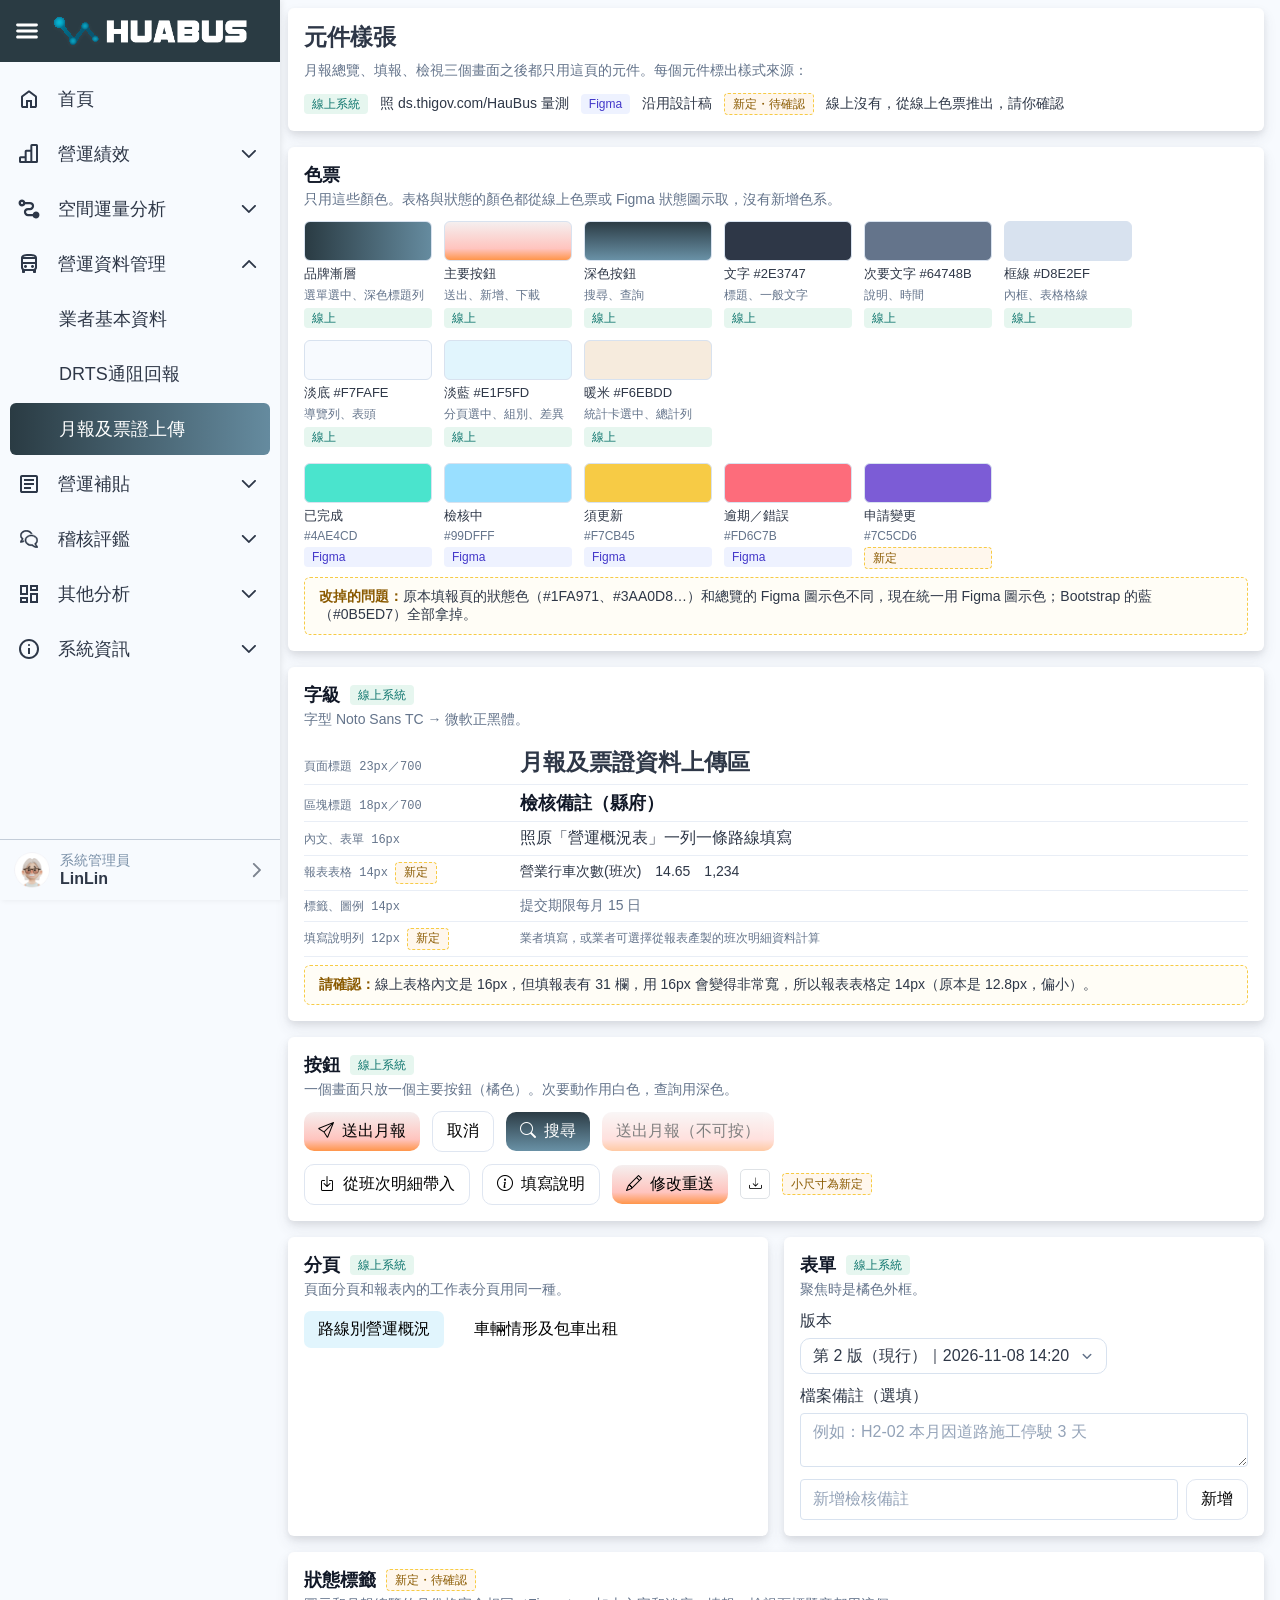
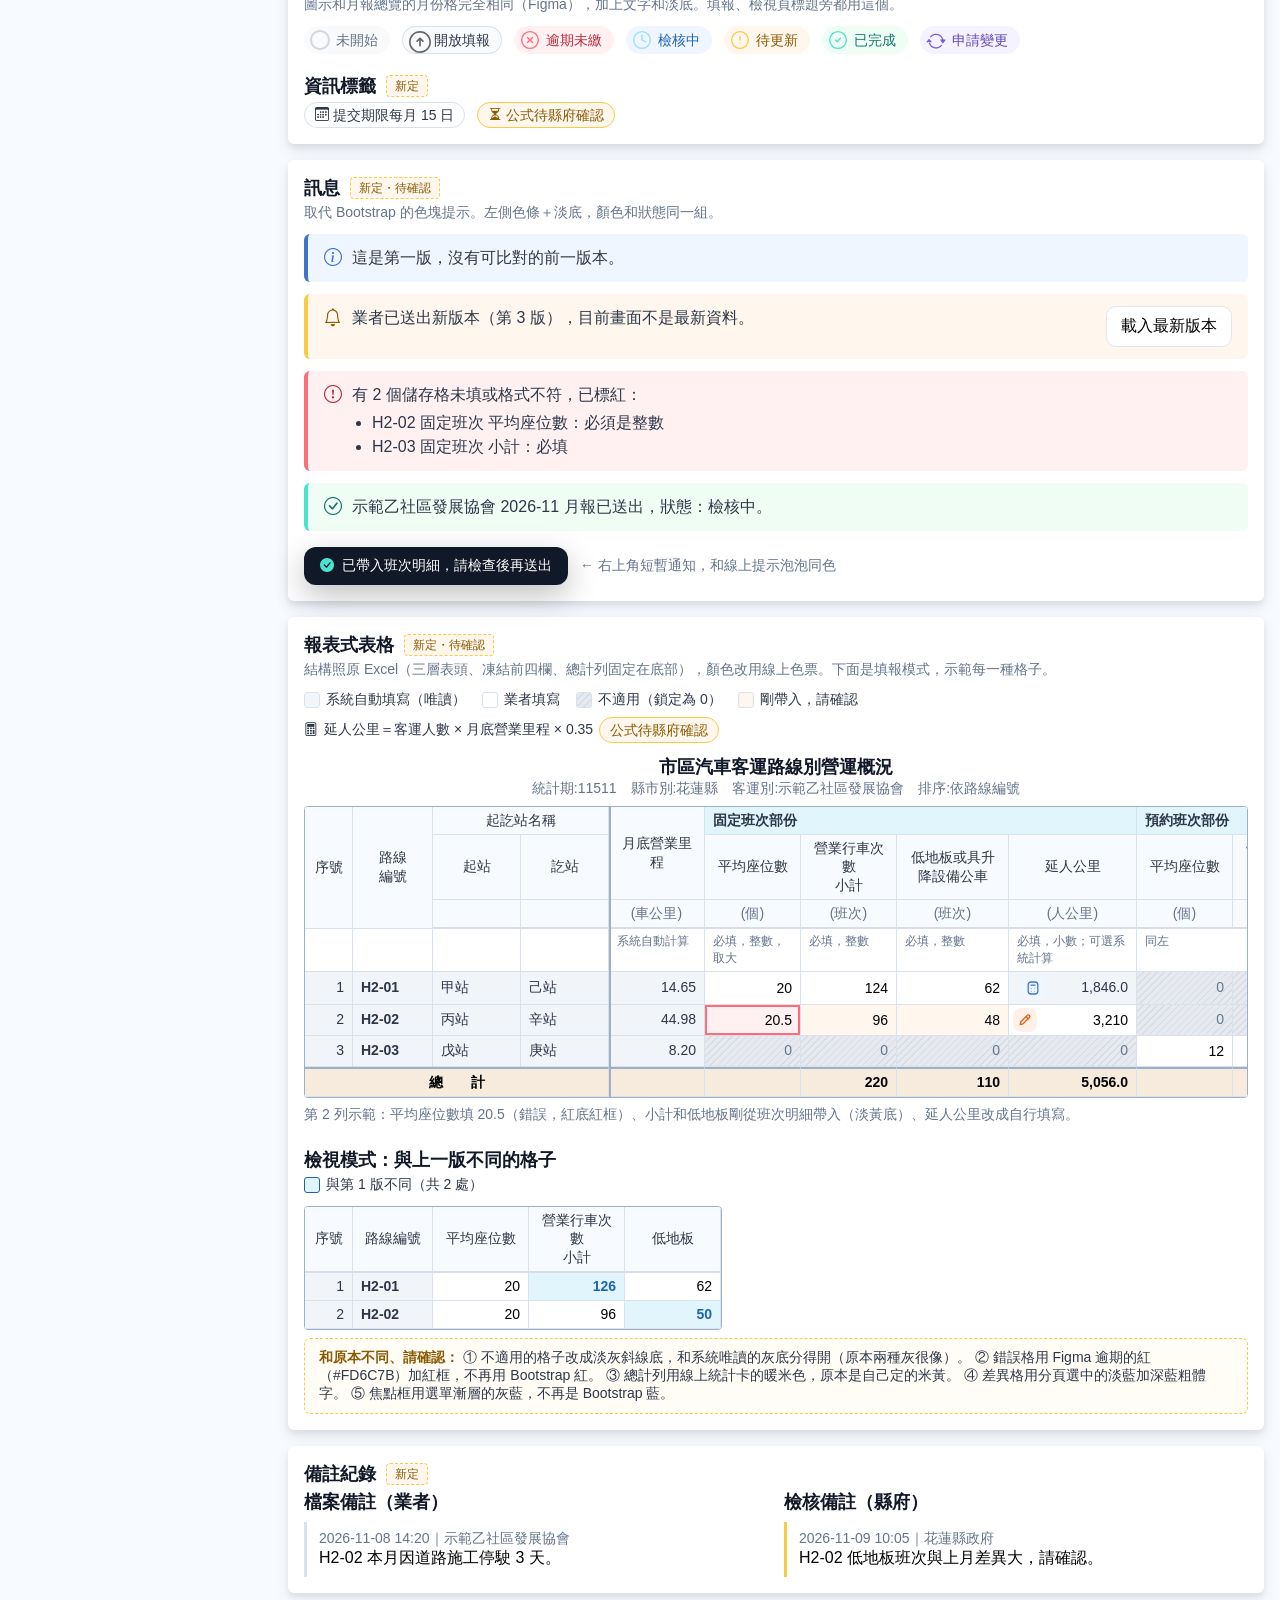
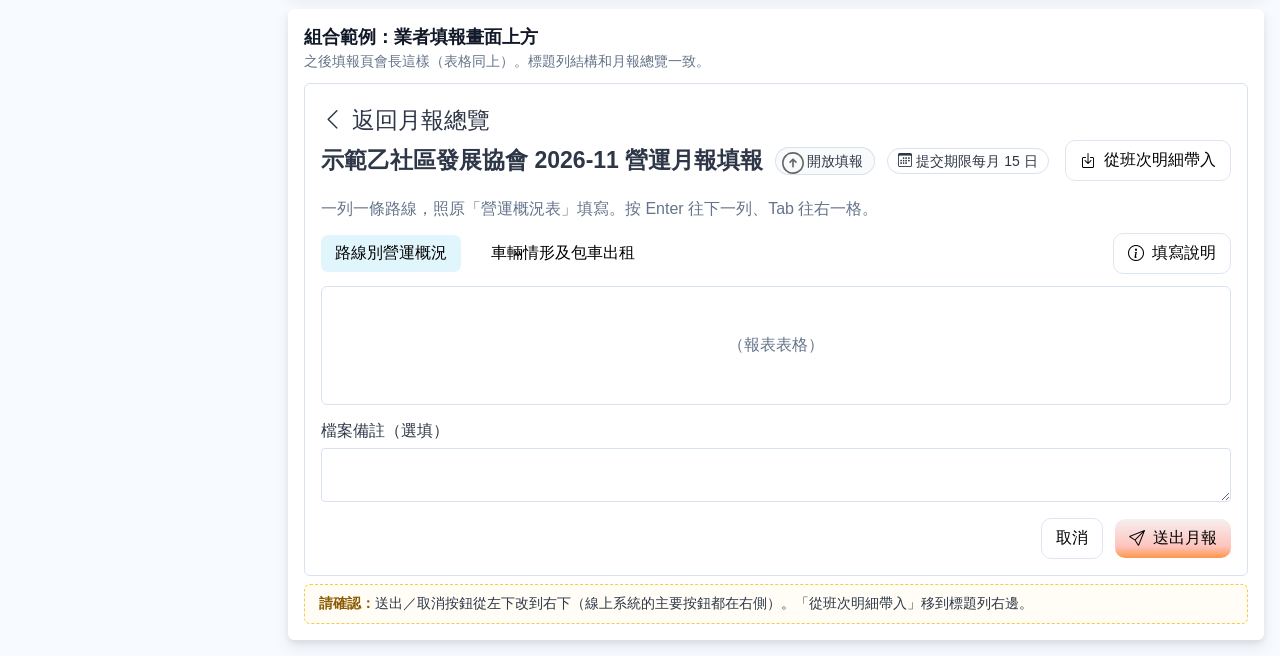
<file: prototype/styleguide.html>
<!doctype html>
<html lang="zh-Hant">
<head>
  <meta charset="utf-8">
  <meta name="viewport" content="width=device-width, initial-scale=1">
  <title>元件樣張（花蓮公車原型）</title>
  <link rel="stylesheet" href="https://cdn.jsdelivr.net/npm/bootstrap-icons@1.11.3/font/bootstrap-icons.min.css">
  <link rel="stylesheet" href="css/huabus-theme.css">
  <link rel="stylesheet" href="css/app.css">
  <style>
    /* 只給樣張頁用的排版，不是系統元件 */
    body { margin: 0; padding-bottom: 0; background: var(--hb-page-bg); }
    .app { min-height: 100vh; }
    #sidebar { height: 100vh; }
    .sg { display: flex; flex-direction: column; gap: 16px; }
    .sg-sec h2 { display: flex; align-items: center; gap: 10px; margin: 0 0 4px; font-size: 18px; color: var(--hb-text-strong); }
    .sg-sec > p { margin: 0 0 12px; font-size: 14px; color: var(--hb-muted2); }
    .sg-row { display: flex; flex-wrap: wrap; align-items: center; gap: 12px; }
    .sg-col { display: flex; flex-direction: column; gap: 12px; }
    .sg-src { display: inline-block; padding: 1px 8px; border-radius: 4px; font-size: 12px; font-weight: 500; line-height: 18px; }
    .sg-src.online { background: #e6f6ef; color: #0f766e; }
    .sg-src.figma { background: #eef2ff; color: #4338ca; }
    .sg-src.new { background: #fff7ed; color: #8a5a00; border: 1px dashed #f7cb45; }
    .sg-sw { display: flex; flex-direction: column; gap: 4px; width: 128px; font-size: 12px; color: var(--hb-muted2); }
    .sg-sw i { display: block; height: 40px; border-radius: 6px; border: 1px solid var(--hb-box-border); }
    .sg-sw b { font-weight: 500; font-size: 13px; color: var(--hb-text); }
    .sg-type > div { display: flex; align-items: baseline; gap: 16px; padding: 6px 0; border-bottom: 1px solid var(--hb-td-border); }
    .sg-type code { width: 200px; flex: none; font-size: 12px; color: var(--hb-muted2); }
    .sg-q { margin-top: 8px; padding: 10px 14px; border: 1px dashed #f7cb45; border-radius: 6px; background: #fffdf6; font-size: 14px; color: var(--hb-text); }
    .sg-q b { color: #8a5a00; }
    .sg-grid2 { display: grid; grid-template-columns: 1fr 1fr; gap: 16px; }
    @media (max-width: 900px) { .sg-grid2 { grid-template-columns: 1fr; } }
  </style>
</head>
<body class="hb">
  <div class="app">
    <aside id="sidebar"></aside>
    <main id="main" class="hb-main">
      <div class="sg">

        <section class="hb-card sg-sec">
          <h1 class="hb-title">元件樣張</h1>
          <p class="hb-desc" style="margin-top:8px">月報總覽、填報、檢視三個畫面之後都只用這頁的元件。每個元件標出樣式來源：</p>
          <div class="sg-row">
            <span class="sg-src online">線上系統</span><span style="font-size:14px">照 ds.thigov.com/HauBus 量測</span>
            <span class="sg-src figma">Figma</span><span style="font-size:14px">沿用設計稿</span>
            <span class="sg-src new">新定・待確認</span><span style="font-size:14px">線上沒有，從線上色票推出，請你確認</span>
          </div>
        </section>

        <!-- 色票 -->
        <section class="hb-card sg-sec">
          <h2>色票</h2>
          <p>只用這些顏色。表格與狀態的顏色都從線上色票或 Figma 狀態圖示取，沒有新增色系。</p>
          <div class="sg-row" style="align-items:flex-start">
            <div class="sg-sw"><i style="background:var(--hb-brand-grad)"></i><b>品牌漸層</b>選單選中、深色標題列<span class="sg-src online">線上</span></div>
            <div class="sg-sw"><i style="background:var(--hb-btn-primary)"></i><b>主要按鈕</b>送出、新增、下載<span class="sg-src online">線上</span></div>
            <div class="sg-sw"><i style="background:var(--hb-btn-dark)"></i><b>深色按鈕</b>搜尋、查詢<span class="sg-src online">線上</span></div>
            <div class="sg-sw"><i style="background:#2e3747"></i><b>文字 #2E3747</b>標題、一般文字<span class="sg-src online">線上</span></div>
            <div class="sg-sw"><i style="background:#64748b"></i><b>次要文字 #64748B</b>說明、時間<span class="sg-src online">線上</span></div>
            <div class="sg-sw"><i style="background:#d8e2ef"></i><b>框線 #D8E2EF</b>內框、表格格線<span class="sg-src online">線上</span></div>
            <div class="sg-sw"><i style="background:#f7fafe"></i><b>淡底 #F7FAFE</b>導覽列、表頭<span class="sg-src online">線上</span></div>
            <div class="sg-sw"><i style="background:#e1f5fd"></i><b>淡藍 #E1F5FD</b>分頁選中、組別、差異<span class="sg-src online">線上</span></div>
            <div class="sg-sw"><i style="background:#f6ebdd"></i><b>暖米 #F6EBDD</b>統計卡選中、總計列<span class="sg-src online">線上</span></div>
          </div>
          <div class="sg-row" style="align-items:flex-start;margin-top:16px">
            <div class="sg-sw"><i style="background:var(--hb-st-completed)"></i><b>已完成</b>#4AE4CD<span class="sg-src figma">Figma</span></div>
            <div class="sg-sw"><i style="background:var(--hb-st-reviewing)"></i><b>檢核中</b>#99DFFF<span class="sg-src figma">Figma</span></div>
            <div class="sg-sw"><i style="background:var(--hb-st-needsUpdate)"></i><b>須更新</b>#F7CB45<span class="sg-src figma">Figma</span></div>
            <div class="sg-sw"><i style="background:var(--hb-st-overdue)"></i><b>逾期／錯誤</b>#FD6C7B<span class="sg-src figma">Figma</span></div>
            <div class="sg-sw"><i style="background:var(--hb-st-changeRequested)"></i><b>申請變更</b>#7C5CD6<span class="sg-src new">新定</span></div>
          </div>
          <div class="sg-q"><b>改掉的問題：</b>原本填報頁的狀態色（#1FA971、#3AA0D8…）和總覽的 Figma 圖示色不同，現在統一用 Figma 圖示色；Bootstrap 的藍（#0B5ED7）全部拿掉。</div>
        </section>

        <!-- 字級 -->
        <section class="hb-card sg-sec">
          <h2>字級 <span class="sg-src online">線上系統</span></h2>
          <p>字型 Noto Sans TC → 微軟正黑體。</p>
          <div class="sg-type">
            <div><code>頁面標題 23px／700</code><span style="font-size:23px;font-weight:700">月報及票證資料上傳區</span></div>
            <div><code>區塊標題 18px／700</code><span style="font-size:18px;font-weight:700;color:var(--hb-text-strong)">檢核備註（縣府）</span></div>
            <div><code>內文、表單 16px</code><span style="font-size:16px">照原「營運概況表」一列一條路線填寫</span></div>
            <div><code>報表表格 14px <span class="sg-src new">新定</span></code><span style="font-size:14px">營業行車次數(班次)　14.65　1,234</span></div>
            <div><code>標籤、圖例 14px</code><span style="font-size:14px;color:var(--hb-muted2)">提交期限每月 15 日</span></div>
            <div><code>填寫說明列 12px <span class="sg-src new">新定</span></code><span style="font-size:12px;color:var(--hb-muted2)">業者填寫，或業者可選擇從報表產製的班次明細資料計算</span></div>
          </div>
          <div class="sg-q"><b>請確認：</b>線上表格內文是 16px，但填報表有 31 欄，用 16px 會變得非常寬，所以報表表格定 14px（原本是 12.8px，偏小）。</div>
        </section>

        <!-- 按鈕 -->
        <section class="hb-card sg-sec">
          <h2>按鈕 <span class="sg-src online">線上系統</span></h2>
          <p>一個畫面只放一個主要按鈕（橘色）。次要動作用白色，查詢用深色。</p>
          <div class="sg-row">
            <button class="hb-btn"><i class="bi bi-send"></i>送出月報</button>
            <button class="hb-btn hb-btn-white">取消</button>
            <button class="hb-btn hb-btn-dark"><i class="bi bi-search"></i>搜尋</button>
            <button class="hb-btn" disabled>送出月報（不可按）</button>
          </div>
          <div class="sg-row" style="margin-top:12px">
            <button class="hb-btn hb-btn-sm hb-btn-white"><i class="bi bi-box-arrow-in-down"></i>從班次明細帶入</button>
            <button class="hb-btn hb-btn-sm hb-btn-white"><i class="bi bi-info-circle"></i>填寫說明</button>
            <button class="hb-btn hb-btn-sm"><i class="bi bi-pencil"></i>修改重送</button>
            <button class="hb-iconbtn-sq" aria-label="下載"><i class="bi bi-download"></i></button>
            <span class="sg-src new">小尺寸為新定</span>
          </div>
        </section>

        <!-- 分頁與表單 -->
        <div class="sg-grid2">
          <section class="hb-card sg-sec">
            <h2>分頁 <span class="sg-src online">線上系統</span></h2>
            <p>頁面分頁和報表內的工作表分頁用同一種。</p>
            <div class="hb-tabs" role="tablist">
              <button class="hb-tab active" role="tab" aria-selected="true">路線別營運概況</button>
              <button class="hb-tab" role="tab" aria-selected="false">車輛情形及包車出租</button>
            </div>
          </section>
          <section class="hb-card sg-sec">
            <h2>表單 <span class="sg-src online">線上系統</span></h2>
            <p>聚焦時是橘色外框。</p>
            <div class="sg-col">
              <div><label class="hb-label" for="sg-ver">版本</label>
                <select id="sg-ver" class="hb-select"><option>第 2 版（現行）｜2026-11-08 14:20</option></select></div>
              <div><label class="hb-label" for="sg-note">檔案備註（選填）</label>
                <textarea id="sg-note" class="hb-textarea" rows="2" placeholder="例如：H2-02 本月因道路施工停駛 3 天"></textarea></div>
              <div class="hb-inline-form"><input class="hb-input" placeholder="新增檢核備註"><button class="hb-btn hb-btn-white">新增</button></div>
            </div>
          </section>
        </div>

        <!-- 狀態與標籤 -->
        <section class="hb-card sg-sec">
          <h2>狀態標籤 <span class="sg-src new">新定・待確認</span></h2>
          <p>圖示和月報總覽的月份格完全相同（Figma），加上文字和淡底。填報、檢視頁標題旁都用這個。</p>
          <div class="sg-row" id="sg-status"></div>
          <h2 style="margin-top:20px">資訊標籤 <span class="sg-src new">新定</span></h2>
          <div class="sg-row">
            <span class="hb-tag"><i class="bi bi-calendar3"></i>提交期限每月 15 日</span>
            <span class="hb-tag hb-tag-warn"><i class="bi bi-hourglass-split"></i>公式待縣府確認</span>
          </div>
        </section>

        <!-- 訊息 -->
        <section class="hb-card sg-sec">
          <h2>訊息 <span class="sg-src new">新定・待確認</span></h2>
          <p>取代 Bootstrap 的色塊提示。左側色條＋淡底，顏色和狀態同一組。</p>
          <div class="sg-col">
            <div class="hb-msg"><i class="bi bi-info-circle"></i><div class="hb-msg-body">這是第一版，沒有可比對的前一版本。</div></div>
            <div class="hb-msg hb-msg-warn"><i class="bi bi-bell"></i><div class="hb-msg-body">業者已送出新版本（第 3 版），目前畫面不是最新資料。</div><button class="hb-btn hb-btn-sm hb-btn-white hb-msg-action">載入最新版本</button></div>
            <div class="hb-msg hb-msg-danger"><i class="bi bi-exclamation-circle"></i><div class="hb-msg-body">有 2 個儲存格未填或格式不符，已標紅：<ul><li>H2-02 固定班次 平均座位數：必須是整數</li><li>H2-03 固定班次 小計：必填</li></ul></div></div>
            <div class="hb-msg hb-msg-success"><i class="bi bi-check-circle"></i><div class="hb-msg-body">示範乙社區發展協會 2026-11 月報已送出，狀態：檢核中。</div></div>
          </div>
          <div class="sg-row" style="margin-top:16px">
            <div class="hb-toast" style="position:static"><i class="bi bi-check-circle-fill"></i>已帶入班次明細，請檢查後再送出</div>
            <span style="font-size:14px;color:var(--hb-muted2)">← 右上角短暫通知，和線上提示泡泡同色</span>
          </div>
        </section>

        <!-- 報表表格 -->
        <section class="hb-card sg-sec">
          <h2>報表式表格 <span class="sg-src new">新定・待確認</span></h2>
          <p>結構照原 Excel（三層表頭、凍結前四欄、總計列固定在底部），顏色改用線上色票。下面是填報模式，示範每一種格子。</p>
          <div class="hb-keys" style="margin-bottom:12px">
            <span><i class="hb-sw is-sys"></i>系統自動填寫（唯讀）</span>
            <span><i class="hb-sw"></i>業者填寫</span>
            <span><i class="hb-sw is-locked"></i>不適用（鎖定為 0）</span>
            <span><i class="hb-sw is-filled"></i>剛帶入，請確認</span>
            <span><i class="bi bi-calculator"></i>延人公里＝客運人數 × 月底營業里程 × 0.35 <span class="hb-tag hb-tag-warn">公式待縣府確認</span></span>
          </div>
          <div class="hb-sheet-title"><strong>市區汽車客運路線別營運概況</strong><span>統計期:11511　縣市別:花蓮縣　客運別:示範乙社區發展協會　排序:依路線編號</span></div>
          <div class="hb-sheetwrap" tabindex="0">
            <table class="hb-sheet">
              <colgroup><col style="width:48px"><col style="width:80px"><col style="width:88px"><col style="width:88px"><col style="width:96px"><col style="width:96px"><col style="width:96px"><col style="width:112px"><col style="width:128px"><col style="width:96px"><col style="width:96px"><col style="width:160px"></colgroup>
              <thead>
                <tr>
                  <th rowspan="3" class="frz" style="left:0">序號</th>
                  <th rowspan="3" class="frz" style="left:48px">路線<br>編號</th>
                  <th colspan="2" class="frz frz-last" style="left:128px">起訖站名稱</th>
                  <th rowspan="2">月底營業里程</th>
                  <th colspan="4" class="is-group">固定班次部份</th>
                  <th colspan="2" class="is-group">預約班次部份</th>
                  <th rowspan="3">備註</th>
                </tr>
                <tr>
                  <th class="frz" style="left:128px;top:auto">起站</th>
                  <th class="frz frz-last" style="left:216px">訖站</th>
                  <th rowspan="1">平均座位數</th>
                  <th>營業行車次數<br>小計</th>
                  <th>低地板或具升降設備公車</th>
                  <th>延人公里</th>
                  <th>平均座位數</th>
                  <th>營業行車次數<br>小計</th>
                </tr>
                <tr>
                  <th class="is-unit frz" style="left:128px"></th>
                  <th class="is-unit frz frz-last" style="left:216px"></th>
                  <th class="is-unit">(車公里)</th><th class="is-unit">(個)</th><th class="is-unit">(班次)</th><th class="is-unit">(班次)</th><th class="is-unit">(人公里)</th><th class="is-unit">(個)</th><th class="is-unit">(班次)</th>
                </tr>
              </thead>
              <tbody>
                <tr>
                  <td class="is-guide frz" style="left:0" colspan="1"></td>
                  <td class="is-guide frz" style="left:48px"></td>
                  <td class="is-guide frz" style="left:128px"></td>
                  <td class="is-guide frz frz-last" style="left:216px"></td>
                  <td class="is-guide">系統自動計算</td>
                  <td class="is-guide">必填，整數，取大</td>
                  <td class="is-guide">必填，整數</td>
                  <td class="is-guide">必填，整數</td>
                  <td class="is-guide">必填，小數；可選系統計算</td>
                  <td class="is-guide" colspan="2">同左</td>
                  <td class="is-guide">選填</td>
                </tr>
                <tr>
                  <td class="is-sys num frz" style="left:0">1</td>
                  <td class="is-sys frz" style="left:48px"><b>H2-01</b></td>
                  <td class="is-sys frz" style="left:128px">甲站</td>
                  <td class="is-sys frz frz-last" style="left:216px">己站</td>
                  <td class="is-sys num">14.65</td>
                  <td class="is-op num"><input class="hb-cellinput" value="20" aria-label="H2-01 固定班次 平均座位數"></td>
                  <td class="is-op num"><input class="hb-cellinput" value="124" aria-label="H2-01 固定班次 小計"></td>
                  <td class="is-op num"><input class="hb-cellinput" value="62" aria-label="H2-01 固定班次 低地板"></td>
                  <td class="is-sys num"><div class="hb-kmcell"><button class="hb-kmtoggle sg-km" data-source="computed" title="系統計算，點一下改成自行填寫" aria-label="延人公里：系統計算"><svg class="km-ic km-ic-calc" viewBox="0 0 20 20" aria-hidden="true"><rect x="4" y="2.5" width="12" height="15" rx="3.5"/><path d="M7.5 6.5h5"/><circle cx="8" cy="11" r=".6"/><circle cx="12" cy="11" r=".6"/><circle cx="8" cy="14" r=".6"/><circle cx="12" cy="14" r=".6"/></svg><svg class="km-ic km-ic-pen" viewBox="0 0 20 20" aria-hidden="true"><path d="M12.8 4.2a1.9 1.9 0 0 1 2.7 2.7l-8 8-3.5.8.8-3.5z"/><path d="M11.3 5.7l2.9 2.9"/></svg></button><span style="flex:1">1,846.0</span></div></td>
                  <td class="is-locked num">0</td>
                  <td class="is-locked num">0</td>
                  <td class="is-op"><input class="hb-cellinput" aria-label="H2-01 備註"></td>
                </tr>
                <tr>
                  <td class="is-sys num frz" style="left:0">2</td>
                  <td class="is-sys frz" style="left:48px"><b>H2-02</b></td>
                  <td class="is-sys frz" style="left:128px">丙站</td>
                  <td class="is-sys frz frz-last" style="left:216px">辛站</td>
                  <td class="is-sys num">44.98</td>
                  <td class="is-op num is-error" title="必須是整數"><input class="hb-cellinput" value="20.5" aria-invalid="true" aria-label="H2-02 固定班次 平均座位數"></td>
                  <td class="is-op num is-filled"><input class="hb-cellinput" value="96" aria-label="H2-02 固定班次 小計"></td>
                  <td class="is-op num is-filled"><input class="hb-cellinput" value="48" aria-label="H2-02 固定班次 低地板"></td>
                  <td class="is-op num"><div class="hb-kmcell"><button class="hb-kmtoggle sg-km" data-source="manual" title="自行填寫，點一下改回系統計算" aria-label="延人公里：自行填寫"><svg class="km-ic km-ic-calc" viewBox="0 0 20 20" aria-hidden="true"><rect x="4" y="2.5" width="12" height="15" rx="3.5"/><path d="M7.5 6.5h5"/><circle cx="8" cy="11" r=".6"/><circle cx="12" cy="11" r=".6"/><circle cx="8" cy="14" r=".6"/><circle cx="12" cy="14" r=".6"/></svg><svg class="km-ic km-ic-pen" viewBox="0 0 20 20" aria-hidden="true"><path d="M12.8 4.2a1.9 1.9 0 0 1 2.7 2.7l-8 8-3.5.8.8-3.5z"/><path d="M11.3 5.7l2.9 2.9"/></svg></button><input class="hb-cellinput" value="3,210" aria-label="H2-02 延人公里"></div></td>
                  <td class="is-locked num">0</td>
                  <td class="is-locked num">0</td>
                  <td class="is-op"><input class="hb-cellinput" value="道路施工停駛 3 天" aria-label="H2-02 備註"></td>
                </tr>
                <tr>
                  <td class="is-sys num frz" style="left:0">3</td>
                  <td class="is-sys frz" style="left:48px"><b>H2-03</b></td>
                  <td class="is-sys frz" style="left:128px">戊站</td>
                  <td class="is-sys frz frz-last" style="left:216px">庚站</td>
                  <td class="is-sys num">8.20</td>
                  <td class="is-locked num">0</td>
                  <td class="is-locked num">0</td>
                  <td class="is-locked num">0</td>
                  <td class="is-locked num">0</td>
                  <td class="is-op num"><input class="hb-cellinput" value="12" aria-label="H2-03 預約班次 平均座位數"></td>
                  <td class="is-op num"><input class="hb-cellinput" aria-label="H2-03 預約班次 小計" placeholder=""></td>
                  <td class="is-op"><input class="hb-cellinput" aria-label="H2-03 備註"></td>
                </tr>
              </tbody>
              <tfoot>
                <tr>
                  <th colspan="4" class="frz frz-last" style="left:0">總　　計</th>
                  <td class="num"></td>
                  <td class="num"></td>
                  <td class="num">220</td>
                  <td class="num">110</td>
                  <td class="num">5,056.0</td>
                  <td class="num"></td>
                  <td class="num">0</td>
                  <td></td>
                </tr>
              </tfoot>
            </table>
          </div>
          <p style="margin-top:8px;font-size:14px;color:var(--hb-muted2)">第 2 列示範：平均座位數填 20.5（錯誤，紅底紅框）、小計和低地板剛從班次明細帶入（淡黃底）、延人公里改成自行填寫。</p>

          <h2 style="margin-top:24px">檢視模式：與上一版不同的格子</h2>
          <div class="hb-keys" style="margin-bottom:12px"><span><i class="hb-sw is-diff"></i>與第 1 版不同（共 2 處）</span></div>
          <div class="hb-sheetwrap">
            <table class="hb-sheet">
              <colgroup><col style="width:48px"><col style="width:80px"><col style="width:96px"><col style="width:96px"><col style="width:96px"></colgroup>
              <thead><tr><th>序號</th><th>路線編號</th><th>平均座位數</th><th>營業行車次數<br>小計</th><th>低地板</th></tr></thead>
              <tbody>
                <tr><td class="is-sys num">1</td><td class="is-sys"><b>H2-01</b></td><td class="num">20</td><td class="num is-diff">126</td><td class="num">62</td></tr>
                <tr><td class="is-sys num">2</td><td class="is-sys"><b>H2-02</b></td><td class="num">20</td><td class="num">96</td><td class="num is-diff">50</td></tr>
              </tbody>
            </table>
          </div>

          <div class="sg-q"><b>和原本不同、請確認：</b>
            ① 不適用的格子改成淡灰斜線底，和系統唯讀的灰底分得開（原本兩種灰很像）。
            ② 錯誤格用 Figma 逾期的紅（#FD6C7B）加紅框，不再用 Bootstrap 紅。
            ③ 總計列用線上統計卡的暖米色，原本是自己定的米黃。
            ④ 差異格用分頁選中的淡藍加深藍粗體字。
            ⑤ 焦點框用選單漸層的灰藍，不再是 Bootstrap 藍。</div>
        </section>

        <!-- 備註 -->
        <section class="hb-card sg-sec">
          <h2>備註紀錄 <span class="sg-src new">新定</span></h2>
          <div class="sg-grid2">
            <div><h3 class="hb-subtitle">檔案備註（業者）</h3>
              <ul class="hb-notes"><li><span class="hb-notes-meta">2026-11-08 14:20｜示範乙社區發展協會</span>H2-02 本月因道路施工停駛 3 天。</li></ul></div>
            <div><h3 class="hb-subtitle">檢核備註（縣府）</h3>
              <ul class="hb-notes"><li class="is-review"><span class="hb-notes-meta">2026-11-09 10:05｜花蓮縣政府</span>H2-02 低地板班次與上月差異大，請確認。</li></ul></div>
          </div>
        </section>

        <!-- 組合範例 -->
        <section class="hb-card sg-sec">
          <h2>組合範例：業者填報畫面上方</h2>
          <p>之後填報頁會長這樣（表格同上）。標題列結構和月報總覽一致。</p>
          <div class="hb-card" style="box-shadow:none;border:1px solid var(--hb-box-border)">
            <a class="hb-back" href="#" onclick="return false"><i class="bi bi-chevron-left"></i>返回月報總覽</a>
            <div class="hb-pagehead">
              <h1 class="hb-title">示範乙社區發展協會 2026-11 營運月報填報</h1>
              <span class="sg-status-slot" data-st="open"></span>
              <span class="hb-tag"><i class="bi bi-calendar3"></i>提交期限每月 15 日</span>
              <div class="hb-pagehead-end"><button class="hb-btn hb-btn-sm hb-btn-white"><i class="bi bi-box-arrow-in-down"></i>從班次明細帶入</button></div>
            </div>
            <p class="hb-desc">一列一條路線，照原「營運概況表」填寫。按 Enter 往下一列、Tab 往右一格。</p>
            <div class="hb-tabbar">
              <div class="hb-tabs" role="tablist">
                <button class="hb-tab active" role="tab" aria-selected="true">路線別營運概況</button>
                <button class="hb-tab" role="tab" aria-selected="false">車輛情形及包車出租</button>
              </div>
              <div class="hb-actions"><button class="hb-btn hb-btn-sm hb-btn-white"><i class="bi bi-info-circle"></i>填寫說明</button></div>
            </div>
            <div class="hb-box">
              <div class="hb-empty">（報表表格）</div>
            </div>
            <div style="margin-top:16px"><label class="hb-label" for="sg-note2">檔案備註（選填）</label><textarea id="sg-note2" class="hb-textarea" rows="2"></textarea></div>
            <div class="sg-row" style="margin-top:16px;justify-content:flex-end">
              <button class="hb-btn hb-btn-white">取消</button>
              <button class="hb-btn"><i class="bi bi-send"></i>送出月報</button>
            </div>
          </div>
          <div class="sg-q"><b>請確認：</b>送出／取消按鈕從左下改到右下（線上系統的主要按鈕都在右側）。「從班次明細帶入」移到標題列右邊。</div>
        </section>

      </div>
    </main>
  </div>
  <script type="module">
    import { initStore } from './js/store.js';
    import { mountSidebar } from './js/ui/sidebar.js';
    import { statusGlyph } from './js/ui/matrix.js';
    import { STATUS } from './js/status.js';

    const pill = (s) => `<span class="hb-status st-${s}">${statusGlyph(s, { legend: true })}${STATUS[s]}</span>`;
    document.getElementById('sg-status').innerHTML =
      ['notStarted', 'open', 'overdue', 'reviewing', 'needsUpdate', 'completed', 'changeRequested'].map(pill).join('');
    document.querySelectorAll('.sg-status-slot').forEach((el) => { el.outerHTML = pill(el.dataset.st); });

    // 樣張上的延人公里圖示可以點，看切換動畫
    document.querySelectorAll('.sg-km').forEach((b) => b.addEventListener('click', () => { b.dataset.source = b.dataset.source === 'manual' ? 'computed' : 'manual'; }));
    try { await initStore(); } catch (e) { /* 樣張不需要資料 */ }
    mountSidebar(document.getElementById('sidebar'));
  </script>
</body>
</html>
</file>
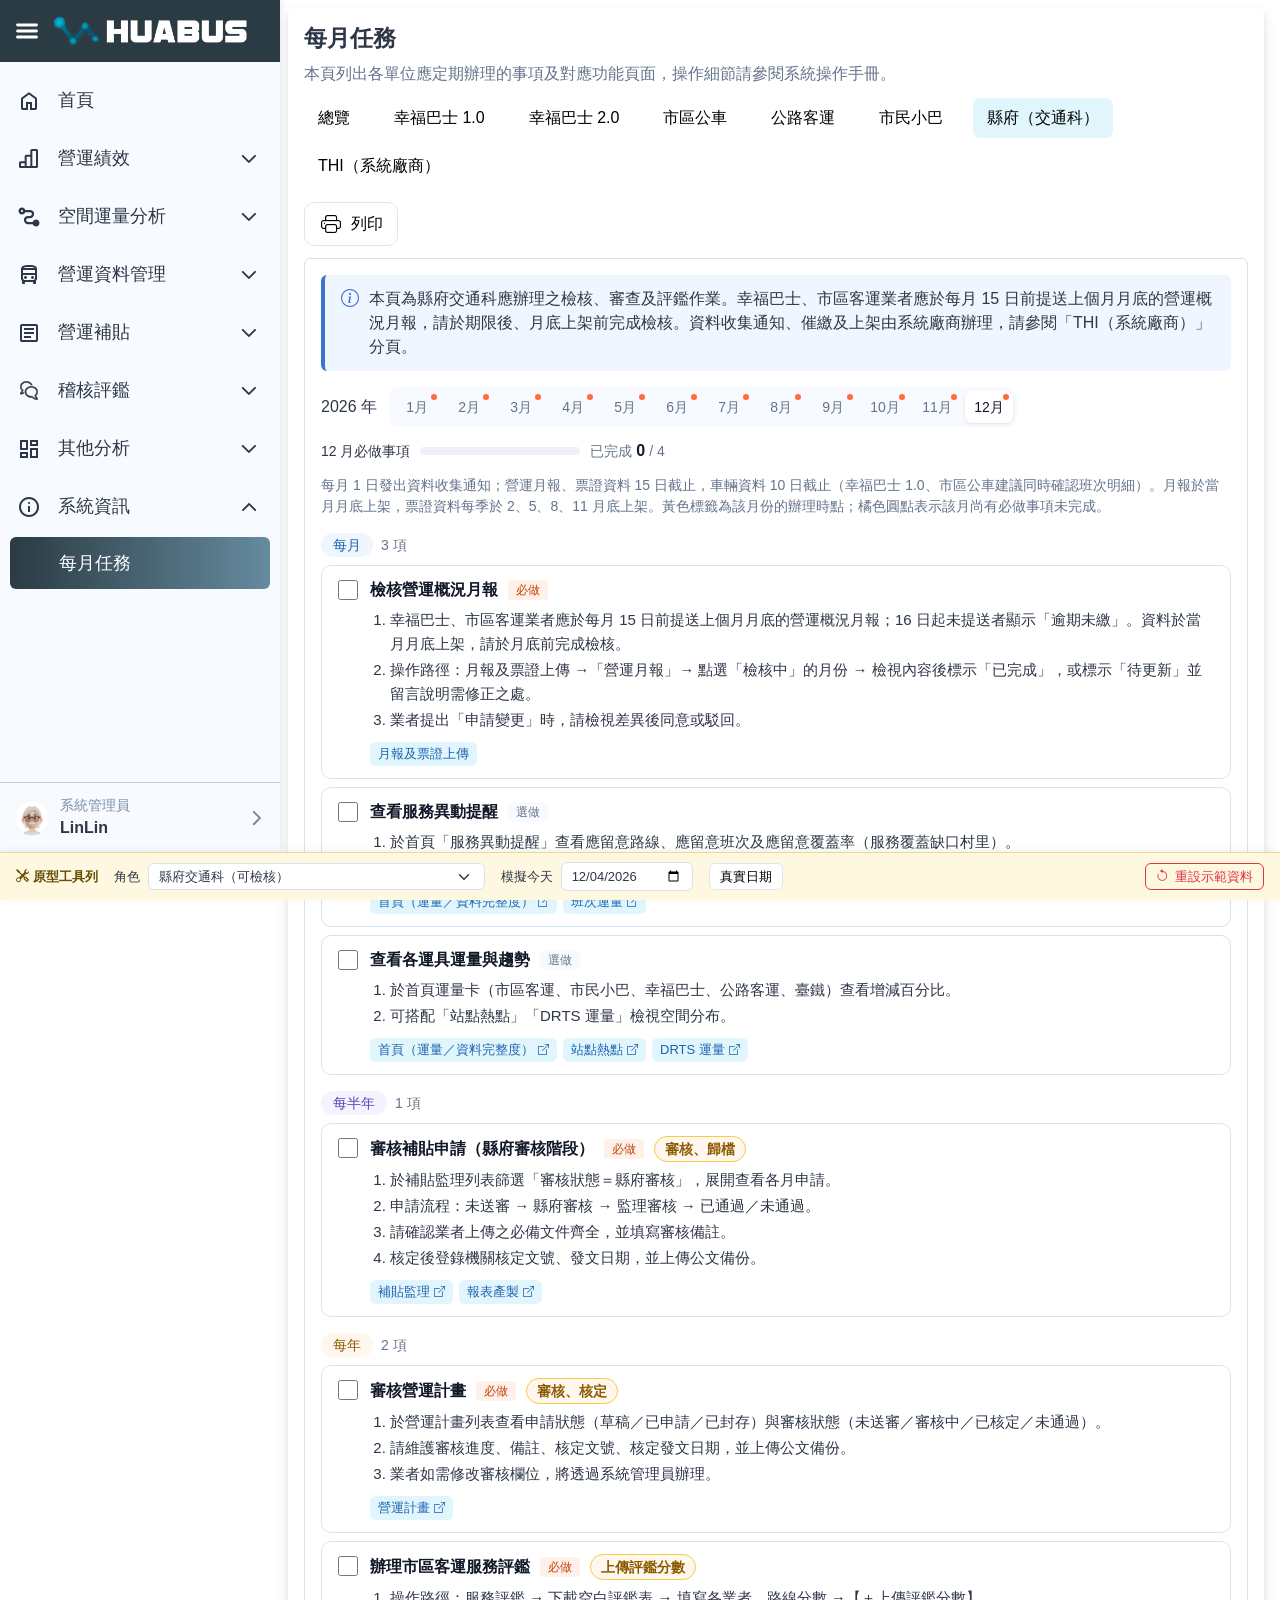
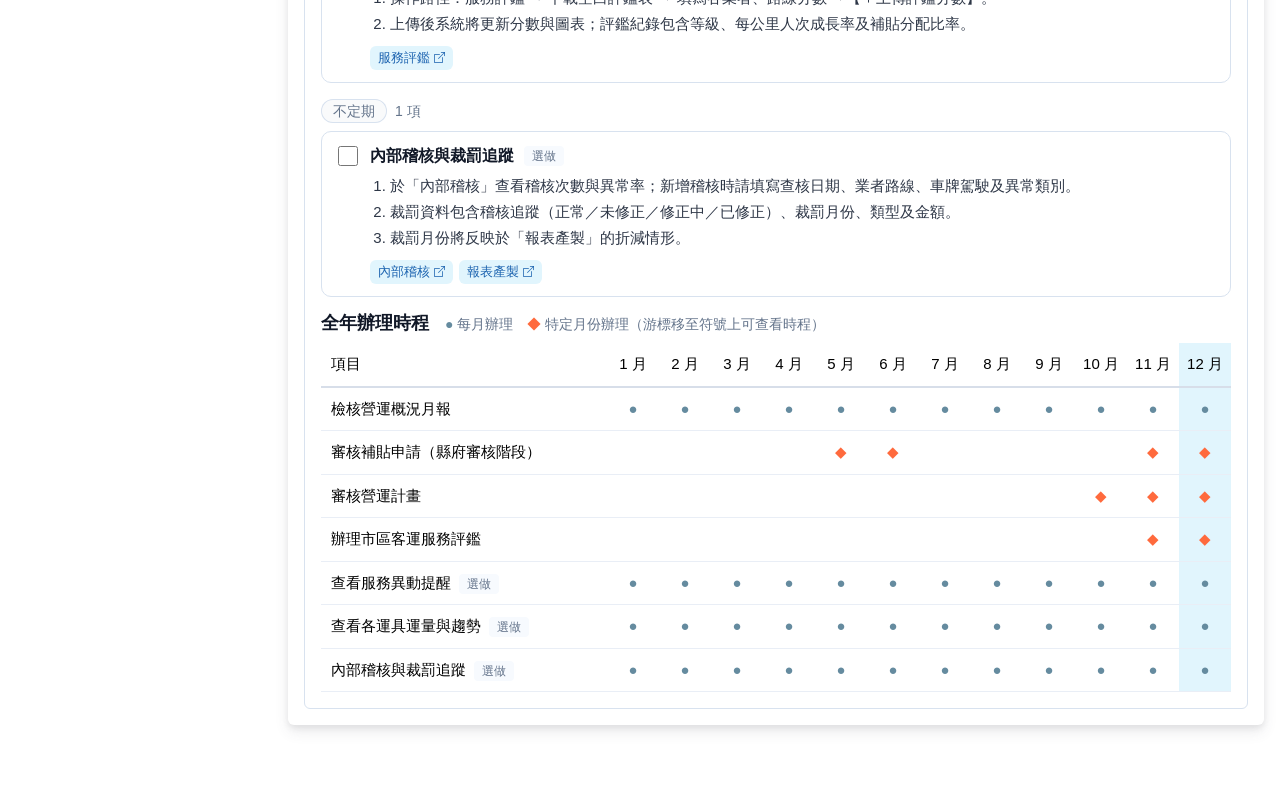
<file: prototype/tasks.html>
<!doctype html>
<html lang="zh-Hant">
<head>
  <meta charset="utf-8">
  <meta name="viewport" content="width=device-width, initial-scale=1">
  <title>每月任務（原型）</title>
  <link rel="stylesheet" href="https://cdn.jsdelivr.net/npm/bootstrap@5.3.3/dist/css/bootstrap.min.css">
  <link rel="stylesheet" href="https://cdn.jsdelivr.net/npm/bootstrap-icons@1.11.3/font/bootstrap-icons.min.css">
  <link rel="stylesheet" href="css/huabus-theme.css">
  <link rel="stylesheet" href="css/app.css">
</head>
<body class="hb">
  <div id="toolbar"></div>
  <div class="app">
    <aside id="sidebar"></aside>
    <main id="main" class="hb-main">
      <section class="hb-card">
        <div class="hb-titlebar">
          <h1 class="hb-title">每月任務</h1>
        </div>
        <p class="hb-desc">本頁列出各單位應定期辦理的事項及對應功能頁面，操作細節請參閱系統操作手冊。</p>
        <div class="hb-tabbar">
          <div class="hb-tabs mt-tabs" role="tablist" id="mt-tabs"></div>
          <div class="hb-actions" id="mt-actions"></div>
        </div>
        <div class="hb-box" id="mt-body"></div>
      </section>
    </main>
  </div>
  <div id="modals"></div>
  <script src="https://cdn.jsdelivr.net/npm/bootstrap@5.3.3/dist/js/bootstrap.bundle.min.js"></script>
  <script type="module">
    import { initTasksPage } from './js/ui/pages.js';
    initTasksPage();
  </script>
</body>
</html>
</file>
<file: prototype/css/huabus-theme.css>
/*
  花蓮公車智慧管理系統 共用樣式
  來源：線上系統 ds.thigov.com/HauBus（「業者基本資料」pagOpBasic、「站點熱點」pagStopHot），2026-11-04 量測。
  原型所有頁面都載入這支檔案，新畫面請優先使用這裡的變數與元件樣式，不要另外寫顏色。
  規範說明見 docs/既有系統樣式規範.md
*/
:root {
  /* 字型與文字 */
  --hb-font: "Noto Sans TC", "Microsoft JhengHei", sans-serif;
  --hb-text: #2e3747;          /* 一般文字、標題 */
  --hb-text-table: #000;       /* 表格內文（線上 DataTables 為純黑） */
  --hb-text-strong: #111827;   /* 卡片小標題 */
  --hb-muted: #7a90a8;         /* 次要文字（角色名稱等） */
  --hb-muted2: #64748b;
  --hb-placeholder: #94a3b8;

  /* 導覽列 */
  --hb-sb-w: 280px;
  --hb-sb-bg: #f7fafe;
  --hb-sb-hdr: #2a3b43;
  --hb-sb-bdr: #c4cdd9;
  --hb-brand-grad: linear-gradient(90deg, #2a3b43, #658b9f);   /* 選單選中／滑過、深色標題列 */

  /* 卡片與框線 */
  --hb-card-radius: 6px;
  --hb-card-shadow: 0 7px 14px 0 rgba(65,69,88,.1), 0 3px 6px 0 rgba(0,0,0,.07);
  --hb-box-border: #d8e2ef;    /* 內容外框、日期欄位 */
  --hb-input-border: #dfe6f1;  /* 搜尋框、白色按鈕 */
  --hb-select-bg: #f9fafd;     /* 下拉選單底色 */

  /* 表格 */
  --hb-th-border: #d7dee9;     /* 表頭下緣 2px */
  --hb-td-border: #e9eef6;     /* 每列下緣 1px */
  --hb-row-hover: #f6f8fb;
  --hb-row-selected: #f3f8ff;

  /* 按鈕 */
  --hb-btn-radius: 10px;
  --hb-btn-primary: linear-gradient(#f5efef 0%, rgba(255,181,174,.8) 70%, rgba(255,123,29,.8) 100%); /* 新增、下載等主要動作 */
  --hb-btn-dark: linear-gradient(#2c3c45 0%, #6991a6 100%);    /* 搜尋 */
  --hb-accent: #ff6a3d;        /* 輸入框聚焦 */

  /* 分頁、統計卡、標籤、提示 */
  --hb-tab-active: #e1f5fd;
  --hb-stat-border: #dce6f5;
  --hb-stat-active: #f6ebdd;
  --hb-stat-icon: #ff6b5a;
  --hb-badge-grad: linear-gradient(135deg, #3f74cd 0%, #6bd4f0 100%);
  --hb-kpi-grad: linear-gradient(90deg, #2f6eeb 0%, #37cfe6 100%);
  --hb-tip-bg: #111827;
  --hb-pop-border: #e6eaf2;
  --hb-pop-shadow: 0 12px 28px rgba(15,23,42,.12);
}

/* ===== 套到 Bootstrap 元件，讓填報、檢視頁與總覽一致 ===== */
*, *::before, *::after { box-sizing: border-box; }
body { font-family: var(--hb-font); color: var(--hb-text); }
h1, h2, h3, h4, h5, h6, .h1, .h2, .h3, .h4, .h5, .h6 { color: var(--hb-text); font-weight: 700; }

.panel, .card { border: 0; border-radius: var(--hb-card-radius); background: #fff; box-shadow: var(--hb-card-shadow); }
.card { border: 1px solid var(--hb-box-border); }
.card-header { background: #fff; border-bottom: 1px solid var(--hb-td-border); font-weight: 700; color: var(--hb-text-strong); }

.btn { border-radius: var(--hb-btn-radius); font-size: 16px; padding: 9px 14px; display: inline-flex; align-items: center; justify-content: center; gap: 8px; }
.btn-sm { font-size: 14px; padding: 5px 12px; border-radius: 8px; gap: 6px; }
.btn-primary, .btn-primary:hover, .btn-primary:focus, .btn-primary:active {
  background: var(--hb-btn-primary); border: 0; color: var(--hb-text);
}
.btn-primary:hover { filter: brightness(.98); }
.btn-dark-hb, .btn-dark-hb:hover { background: var(--hb-btn-dark); border: 0; color: #fff; }
.btn-outline-secondary, .btn-outline-primary {
  background: #fff; border: 1px solid var(--hb-input-border); color: var(--hb-text-table);
}
.btn-outline-secondary:hover, .btn-outline-primary:hover, .btn-outline-secondary:active, .btn-outline-primary:active {
  background: #f8fafc; border-color: var(--hb-input-border); color: var(--hb-text-table);
}
.btn:focus-visible { box-shadow: 0 0 0 3px rgba(255,106,61,.25); }

.form-label { font-size: 16px; font-weight: 500; color: var(--hb-text); }
.form-control, .form-select { border: 1px solid var(--hb-box-border); border-radius: 4px; color: var(--hb-text); }
.form-control::placeholder { color: var(--hb-placeholder); }
.form-control:focus, .form-select:focus { border-color: rgba(255,106,61,.55); box-shadow: 0 0 0 3px rgba(255,106,61,.12); }
.hb-search { border: 1px solid var(--hb-input-border); border-radius: 10px; padding: 9px 12px 9px 14px; font-size: 16px; }

/* 分頁：線上「TDX／營運計畫」樣式 */
.nav-tabs { border-bottom: 0; gap: 16px; }
.nav-tabs .nav-link {
  border: 0; border-radius: 7px; padding: 8px 14px; font-size: 16px; color: var(--hb-text-table); background: transparent;
}
.nav-tabs .nav-link:hover, .nav-tabs .nav-link.active { background: var(--hb-tab-active); color: var(--hb-text-table); border: 0; }

.badge { border-radius: 20px; font-weight: 500; }

.table { --bs-table-color: var(--hb-text-table); }
.table > thead th { font-weight: 500; border-bottom: 2px solid var(--hb-th-border); background: #fff; }
.table > tbody td { border-bottom: 1px solid var(--hb-td-border); }
.table-hover > tbody > tr:hover > * { --bs-table-bg-state: var(--hb-row-hover); }

.tooltip .tooltip-inner { background: var(--hb-tip-bg); color: #fff; padding: .5rem .75rem; border-radius: .75rem; font-size: 12px; box-shadow: 0 10px 30px rgba(0,0,0,.25); }
.tooltip.bs-tooltip-top .tooltip-arrow::before { border-top-color: var(--hb-tip-bg); }
.tooltip.bs-tooltip-bottom .tooltip-arrow::before { border-bottom-color: var(--hb-tip-bg); }

/* 線上「營運中」標籤樣式，可用於狀態標籤 */
.hb-pill-status { display: inline-block; padding: 6px 20px; border-radius: 999px; background: var(--hb-badge-grad); color: #fff; font-size: 16px; line-height: 1.2; }
/* 右上角下載小按鈕 */
.hb-iconbtn-sq { width: 30px; height: 30px; padding: 0; border: 1px solid #dee2e6; border-radius: 5px; background: #fff; display: inline-flex; align-items: center; justify-content: center; }
/* 表格列內的操作小圖示（線上「班表」眼睛） */
.hb-rowicon { border: 0; background: transparent; padding: 6px; border-radius: 10px; color: #c7c7cc; display: inline-flex; font-size: 18px; line-height: 1; }
.hb-rowicon:hover, .hb-rowicon:focus-visible { color: #334155; }
.modal-content { border: 0; border-radius: var(--hb-card-radius); box-shadow: var(--hb-pop-shadow); }
.modal-header, .modal-footer { border-color: var(--hb-td-border); }
.modal-title { font-size: 18px; font-weight: 700; color: var(--hb-text-strong); }


/* =====================================================================
   擴充元件：線上系統沒有對應畫面的元件（填報表格、狀態、訊息等）。
   顏色一律從上面的線上色票或 Figma 狀態圖示推出，不另創新色。
   樣張：prototype/styleguide.html
   ===================================================================== */
:root {
  --hb-focus: #658b9f;          /* 焦點外框＝選單漸層的淺端 */
  --hb-page-bg: #f7fafe;        /* 頁面底色＝導覽列底色 */

  /* 狀態：圖示色＝Figma 狀態圖示，底色＝總覽月份格底色，文字色加深到可讀 */
  --hb-st-notStarted: #d1d5dc;  --hb-st-notStarted-bg: #f9fafb;  --hb-st-notStarted-text: #64748b;
  --hb-st-open: #666666;        --hb-st-open-bg: #f9fafb;        --hb-st-open-text: #2e3747;
  --hb-st-overdue: #fd6c7b;     --hb-st-overdue-bg: #fff1f2;     --hb-st-overdue-text: #be2a3c;
  --hb-st-reviewing: #99dfff;   --hb-st-reviewing-bg: #eff6ff;   --hb-st-reviewing-text: #1d64b0;
  --hb-st-needsUpdate: #f7cb45; --hb-st-needsUpdate-bg: #fff7ed; --hb-st-needsUpdate-text: #8a5a00;
  --hb-st-completed: #4ae4cd;   --hb-st-completed-bg: #f0fdf4;   --hb-st-completed-text: #0f766e;
  --hb-st-changeRequested: #7c5cd6; --hb-st-changeRequested-bg: #f5f3ff; --hb-st-changeRequested-text: #6043b8;

  /* 訊息（與狀態共用色系） */
  --hb-info: #3f74cd;    --hb-info-bg: #eff6ff;
  --hb-warn: #f7cb45;    --hb-warn-bg: #fff7ed;    --hb-warn-text: #8a5a00;
  --hb-danger: #fd6c7b;  --hb-danger-bg: #fff1f2;  --hb-danger-text: #be2a3c;
  --hb-success: #4ae4cd; --hb-success-bg: #f0fdf4; --hb-success-text: #0f766e;

  /* 報表式表格（原 Excel 版面） */
  --hb-sheet-font: 14px;
  --hb-sheet-grid: #d8e2ef;     /* 格線＝卡片內框線 */
  --hb-sheet-grid-strong: #9fb0c4; /* 凍結欄、總計列分隔 */
  --hb-sheet-head: #f7fafe;     /* 表頭＝導覽列底色 */
  --hb-sheet-group: #e1f5fd;    /* 組別標題＝分頁選中色 */
  --hb-sheet-sys: #f1f4f8;      /* 系統自動填寫（唯讀） */
  --hb-sheet-locked: #e6eaf0;   /* 不適用組別 */
  --hb-sheet-diff: #e1f5fd;     /* 與上一版不同 */
  --hb-sheet-diff-text: #1d64b0;
  --hb-sheet-filled: #fff7ed;   /* 剛帶入，請確認 */
  --hb-sheet-total: #f6ebdd;    /* 總計列＝統計卡選中色 */
}

/* --- 頁首：返回、標題、狀態與資訊標籤 --- */
/* 返回：照線上營運計畫頁（16px 箭頭＋23.04px／500 文字、圓角 8px、內距 6×12），另加滑過效果 */
.hb-back {
  display: inline-flex; align-items: center; gap: 8px; height: 40px; padding: 0 12px 0 8px; margin-left: -8px;
  border-radius: 8px; font-size: 23.04px; font-weight: 500; line-height: 1; color: var(--hb-text); text-decoration: none;
  transition: background-color .15s ease, color .15s ease;
}
.hb-back > span { display: block; line-height: 1; transform: translateY(-1px); } /* 中文字的視覺中心略高於字框中心 */
.hb-back-ic { display: block; flex: none; transition: transform .2s ease; }
.hb-back:hover { background: var(--hb-tab-active); color: var(--hb-text-strong); }
.hb-back:hover .hb-back-ic { transform: translateX(-3px); }
.hb-back:active { background: #cdeefb; }
.hb-back:focus-visible { outline: 2px solid var(--hb-focus); outline-offset: 2px; }
.hb-pagehead-sep { width: 1px; height: 24px; background: var(--hb-box-border); flex: none; }
.hb-pagehead { display: flex; align-items: center; gap: 12px; flex-wrap: wrap; margin: 0 0 16px; }
.hb-pagehead .hb-title { margin: 0; }
.hb-pagehead-end { margin-left: auto; display: flex; align-items: center; gap: 12px; flex-wrap: wrap; }
.hb-desc { margin: 0 0 12px; font-size: 16px; line-height: 1.5; color: var(--hb-muted2); }

/* 狀態標籤：圖示與月報總覽同一套，文字＋淡底 */
.hb-status {
  display: inline-flex; align-items: center; gap: 6px; padding: 4px 12px 4px 6px; border-radius: 999px;
  font-size: 14px; font-weight: 500; line-height: 20px; white-space: nowrap;
}
.hb-status .hb-ic-st { width: 20px; height: 20px; }
.hb-status.st-notStarted { background: var(--hb-st-notStarted-bg); color: var(--hb-st-notStarted-text); }
.hb-status.st-open { background: var(--hb-st-open-bg); color: var(--hb-st-open-text); box-shadow: inset 0 0 0 1px var(--hb-box-border); }
.hb-status.st-overdue { background: var(--hb-st-overdue-bg); color: var(--hb-st-overdue-text); }
.hb-status.st-reviewing { background: var(--hb-st-reviewing-bg); color: var(--hb-st-reviewing-text); }
.hb-status.st-needsUpdate { background: var(--hb-st-needsUpdate-bg); color: var(--hb-st-needsUpdate-text); }
.hb-status.st-completed { background: var(--hb-st-completed-bg); color: var(--hb-st-completed-text); }
.hb-status.st-changeRequested { background: var(--hb-st-changeRequested-bg); color: var(--hb-st-changeRequested-text); }

/* 資訊小標籤（提交期限、公式待確認等） */
.hb-tag {
  display: inline-flex; align-items: center; gap: 4px; padding: 2px 10px; border-radius: 999px;
  border: 1px solid var(--hb-box-border); background: #fff; font-size: 14px; line-height: 20px; color: var(--hb-text); white-space: nowrap;
}
.hb-tag-warn { border-color: var(--hb-warn); background: var(--hb-warn-bg); color: var(--hb-warn-text); }

/* --- 按鈕：主要＝.hb-btn（橘色漸層，見上方版面區）；其他 --- */
.hb-btn.hb-btn-white { background: #fff; border: 1px solid var(--hb-input-border); }
.hb-btn.hb-btn-white:hover { background: var(--hb-row-hover); filter: none; }
.hb-btn.hb-btn-dark { background: var(--hb-btn-dark); color: #fff; }
.hb-btn-sm { padding: 5px 12px; font-size: 14px; border-radius: 8px; gap: 6px; }
.hb-btn:disabled { opacity: .5; cursor: not-allowed; filter: none; }
.hb-btn:focus-visible { outline: 2px solid var(--hb-focus); outline-offset: 2px; }
a.hb-btn { text-decoration: none; }

/* --- 表單 --- */
.hb-label { display: block; margin-bottom: 6px; font-size: 16px; font-weight: 500; color: var(--hb-text); }
.hb-input, .hb-textarea {
  display: block; width: 100%; padding: 8px 12px; border: 1px solid var(--hb-box-border); border-radius: 4px;
  background: #fff; font: inherit; font-size: 16px; color: var(--hb-text);
}
.hb-input::placeholder, .hb-textarea::placeholder { color: var(--hb-placeholder); }
.hb-input:focus, .hb-textarea:focus, .hb-select:focus { outline: 0; border-color: rgba(255,106,61,.55); box-shadow: 0 0 0 3px rgba(255,106,61,.12); }
.hb-select {
  height: 36px; padding: 0 32px 0 12px; border: 1px solid var(--hb-box-border); border-radius: 4px; background-color: var(--hb-select-bg);
  font: inherit; font-size: 16px; color: var(--hb-text);
}
.hb-inline-form { display: flex; gap: 8px; }
.hb-inline-form .hb-input { flex: 1; }

/* --- 訊息：頁內提示（左側色條）與右上角短暫通知 --- */
.hb-msg {
  display: flex; align-items: flex-start; gap: 10px; padding: 12px 16px; border-radius: var(--hb-card-radius);
  border-left: 4px solid var(--hb-info); background: var(--hb-info-bg); font-size: 16px; line-height: 1.5; color: var(--hb-text);
}
.hb-msg > .bi { font-size: 18px; line-height: 24px; color: var(--hb-info); flex: none; }
.hb-msg-body { flex: 1; min-width: 0; }
.hb-msg-body ul { margin: 4px 0 0; padding-left: 20px; }
.hb-msg-action { flex: none; margin-left: auto; }
.hb-msg-warn { border-left-color: var(--hb-warn); background: var(--hb-warn-bg); }
.hb-msg-warn > .bi { color: var(--hb-warn-text); }
.hb-msg-danger { border-left-color: var(--hb-danger); background: var(--hb-danger-bg); }
.hb-msg-danger > .bi { color: var(--hb-danger-text); }
.hb-msg-success { border-left-color: var(--hb-success); background: var(--hb-success-bg); }
.hb-msg-success > .bi { color: var(--hb-success-text); }
.hb-toast {
  position: fixed; top: 20px; right: 20px; z-index: 2000; display: flex; align-items: center; gap: 8px;
  padding: 10px 16px; border-radius: 12px; background: var(--hb-tip-bg); color: #fff; font-size: 14px; box-shadow: 0 10px 30px rgba(0,0,0,.25);
}
.hb-toast .bi { color: var(--hb-success); }

/* --- 區塊小標題與備註紀錄 --- */
.hb-subtitle { margin: 0 0 8px; font-size: 18px; font-weight: 700; color: var(--hb-text-strong); }
.hb-notes { display: flex; flex-direction: column; gap: 8px; margin: 0; padding: 0; list-style: none; }
.hb-notes li { padding: 8px 12px; border-left: 3px solid var(--hb-box-border); background: #fff; font-size: 16px; color: var(--hb-text-table); }
.hb-notes li.is-review { border-left-color: var(--hb-warn); }
.hb-notes .hb-notes-meta { display: block; font-size: 14px; color: var(--hb-muted2); }

/* --- 圖例色塊 --- */
.hb-keys { display: flex; flex-wrap: wrap; align-items: center; gap: 8px 16px; font-size: 14px; color: var(--hb-text); }
.hb-keys > span { display: inline-flex; align-items: center; gap: 6px; white-space: nowrap; }
.hb-sw { display: inline-block; width: 16px; height: 16px; border: 1px solid var(--hb-sheet-grid); border-radius: 3px; background: #fff; }
.hb-sw.is-sys { background: var(--hb-sheet-sys); }
.hb-sw.is-locked { background: var(--hb-sheet-locked) repeating-linear-gradient(135deg, transparent 0 4px, rgba(46,55,71,.08) 4px 5px); }
.hb-sw.is-diff { background: var(--hb-sheet-diff); border-color: var(--hb-sheet-diff-text); }
.hb-sw.is-filled { background: var(--hb-sheet-filled); }

/* --- 報表式表格：照原 Excel 的密集格線，色彩用上面的色票 --- */
.hb-sheetwrap { overflow: auto; max-height: 70vh; max-width: 100%; width: fit-content; border: 1px solid var(--hb-sheet-grid-strong); border-radius: 4px; background: #fff; }
.hb-sheetwrap:focus-visible { outline: 2px solid var(--hb-focus); outline-offset: 2px; }
.hb-sheet-title { margin: 0 0 8px; text-align: center; }
.hb-sheet-title strong { display: block; font-size: 18px; color: var(--hb-text-strong); }
.hb-sheet-title span { font-size: 14px; color: var(--hb-muted2); white-space: pre-wrap; }
table.hb-sheet {
  table-layout: fixed; width: max-content; border-collapse: separate; border-spacing: 0;
  font-size: var(--hb-sheet-font); line-height: 1.35; font-variant-numeric: tabular-nums; color: var(--hb-text-table);
}
table.hb-sheet th, table.hb-sheet td {
  border-right: 1px solid var(--hb-sheet-grid); border-bottom: 1px solid var(--hb-sheet-grid);
  padding: 4px 8px; background: #fff; vertical-align: middle;
}
table.hb-sheet thead { position: sticky; top: 0; z-index: 3; }
table.hb-sheet thead th { background: var(--hb-sheet-head); font-weight: 500; text-align: center; white-space: normal; word-break: break-all; color: var(--hb-text); }
table.hb-sheet thead tr:last-child th { border-bottom: 2px solid var(--hb-th-border); }
table.hb-sheet thead th.is-unit { font-weight: 400; color: var(--hb-muted2); }
table.hb-sheet thead th.is-group { background: var(--hb-sheet-group); text-align: left; font-weight: 700; }
table.hb-sheet .num { text-align: right; }
table.hb-sheet tbody tr:hover td.is-op:not(.is-sys):not(.is-error):not(.is-filled) { background: var(--hb-row-hover); }
table.hb-sheet td.is-sys, table.hb-sheet th.is-sys { background: var(--hb-sheet-sys); color: var(--hb-text); }
table.hb-sheet td.is-locked {
  background: var(--hb-sheet-locked) repeating-linear-gradient(135deg, transparent 0 4px, rgba(46,55,71,.08) 4px 5px);
  color: var(--hb-muted2);
}
table.hb-sheet td.is-op { padding: 0; }
table.hb-sheet td.is-diff { background: var(--hb-sheet-diff); color: var(--hb-sheet-diff-text); font-weight: 700; }
table.hb-sheet td.is-filled, table.hb-sheet td.is-filled .hb-cellinput { background: var(--hb-sheet-filled); }
table.hb-sheet td.is-error, table.hb-sheet td.is-error .hb-cellinput { background: var(--hb-danger-bg); }
table.hb-sheet td.is-error .hb-cellinput { box-shadow: inset 0 0 0 2px var(--hb-danger); }
/* 凍結欄 */
table.hb-sheet .frz { position: sticky; z-index: 2; }
table.hb-sheet thead .frz, table.hb-sheet tfoot .frz { z-index: 4; }
table.hb-sheet .frz-last { box-shadow: 2px 0 0 var(--hb-sheet-grid-strong); }
/* 總計列固定在底部 */
table.hb-sheet tfoot { position: sticky; bottom: 0; z-index: 3; }
table.hb-sheet tfoot th, table.hb-sheet tfoot td { background: var(--hb-sheet-total); font-weight: 700; border-top: 2px solid var(--hb-sheet-grid-strong); }
/* 填寫說明列 */
table.hb-sheet td.is-guide { font-size: 12px; line-height: 1.4; color: var(--hb-muted2); background: #fff; vertical-align: top; white-space: normal; }

.hb-cellinput {
  display: block; width: 100%; height: 30px; padding: 0 8px; border: 0; margin: 0;
  background: transparent; font: inherit; color: inherit; text-align: inherit;
}
.hb-cellinput:focus { outline: 0; box-shadow: inset 0 0 0 2px var(--hb-focus); background: #fff; }
/* 延人公里：系統計算（藍）／自行填寫（橘）切換。兩個圖示疊在一起，切換時一個轉出、一個彈進來 */
.hb-kmcell { display: flex; align-items: center; gap: 2px; padding-left: 4px; }
.hb-kmtoggle {
  position: relative; flex: none; width: 24px; height: 24px; padding: 0; border: 0; border-radius: 8px; cursor: pointer;
  background: var(--hb-info-bg); color: var(--hb-info);
  transition: background-color .25s ease, color .25s ease, transform .15s ease, box-shadow .2s ease;
}
.hb-kmtoggle[data-source="manual"] { background: #fff1e8; color: #e8590c; }
.hb-kmtoggle:hover { box-shadow: 0 0 0 3px rgba(63,116,205,.14); }
.hb-kmtoggle[data-source="manual"]:hover { box-shadow: 0 0 0 3px rgba(232,89,12,.14); }
.hb-kmtoggle:active { transform: scale(.88); }
.hb-kmtoggle:focus-visible { outline: 2px solid var(--hb-focus); outline-offset: 1px; }
.km-ic {
  position: absolute; inset: 0; margin: auto; width: 16px; height: 16px;
  fill: none; stroke: currentColor; stroke-width: 1.6; stroke-linecap: round; stroke-linejoin: round;
  transition: transform .35s cubic-bezier(.34,1.56,.64,1), opacity .2s ease;
}
.km-ic circle { fill: currentColor; stroke: none; }
.hb-kmtoggle .km-ic-pen { opacity: 0; transform: rotate(-90deg) scale(.4); }
.hb-kmtoggle[data-source="manual"] .km-ic-calc { opacity: 0; transform: rotate(90deg) scale(.4); }
.hb-kmtoggle[data-source="manual"] .km-ic-pen { opacity: 1; transform: none; }
@media (prefers-reduced-motion: reduce) { .km-ic, .hb-kmtoggle { transition: none; } }
/* 檢視頁：格子裡的小圖示（不可點） */
.km-src-icon { display: inline-flex; vertical-align: -3px; margin-right: 4px; width: 16px; height: 16px; border-radius: 5px; background: var(--hb-info-bg); color: var(--hb-info); }
.km-src-icon[data-source="manual"] { background: #fff1e8; color: #e8590c; }
.km-src-icon .km-ic { position: static; width: 14px; height: 14px; margin: auto; stroke-width: 1.7; }

/* --- 下拉選單：自訂外觀與選單面板（js/ui/select.js）。面板照線上「下拉面板」：白底、圓角 12、柔和陰影 --- */
.hb-dd { position: relative; display: inline-block; max-width: 100%; }
.hb-dd-native { position: absolute; width: 1px; height: 1px; opacity: 0; pointer-events: none; }
.hb-dd-btn {
  display: flex; align-items: center; gap: 10px; width: 100%; min-height: 40px; padding: 4px 10px 4px 14px;
  border: 1px solid var(--hb-box-border); border-radius: 10px; background: #fff; color: var(--hb-text);
  font: inherit; font-size: 15px; text-align: left; cursor: pointer;
  transition: border-color .15s ease, box-shadow .15s ease, background-color .15s ease;
}
.hb-dd-btn:hover { border-color: #b9c7da; background: var(--hb-select-bg); }
.hb-dd-btn:focus-visible, .hb-dd.is-open .hb-dd-btn { outline: 0; border-color: rgba(255,106,61,.55); box-shadow: 0 0 0 3px rgba(255,106,61,.12); background: #fff; }
.hb-dd-btn .hb-dd-text { flex: 1; min-width: 0; display: flex; align-items: baseline; gap: 10px; white-space: nowrap; overflow: hidden; }
.hb-dd-btn .hb-dd-sub { overflow: hidden; text-overflow: ellipsis; }
.hb-dd-chev { flex: none; color: var(--hb-muted2); transition: transform .2s ease; }
.hb-dd.is-open .hb-dd-chev { transform: rotate(180deg); }
.hb-dd-main { display: inline-flex; align-items: center; gap: 6px; font-weight: 500; color: var(--hb-text-strong); }
.hb-dd-sub { font-size: 13px; color: var(--hb-muted2); }
.hb-dd-badge { padding: 0 8px; border-radius: 999px; background: var(--hb-st-completed-bg); color: var(--hb-st-completed-text); font-size: 12px; font-weight: 500; line-height: 20px; }
.hb-dd-list {
  position: absolute; z-index: 1060; top: calc(100% + 6px); right: 0; min-width: 100%; max-height: 320px; overflow-y: auto;
  margin: 0; padding: 6px; list-style: none; background: #fff; border: 1px solid var(--hb-pop-border); border-radius: 12px;
  box-shadow: var(--hb-pop-shadow); opacity: 0; transform: translateY(-4px) scale(.98); transform-origin: top right;
  transition: opacity .15s ease, transform .18s cubic-bezier(.2,.8,.2,1);
}
.hb-dd.is-open .hb-dd-list { opacity: 1; transform: none; }
.hb-dd-list:focus { outline: 0; }
.hb-dd-list li {
  display: flex; align-items: center; gap: 12px; padding: 8px 10px 8px 12px; border-radius: 8px; cursor: pointer; white-space: nowrap;
}
.hb-dd-list li .hb-dd-text { flex: 1; display: flex; flex-direction: column; gap: 2px; }
.hb-dd-list li.is-active { background: var(--hb-row-hover); }
.hb-dd-list li[aria-selected="true"] { background: var(--hb-tab-active); }
.hb-dd-check { flex: none; color: var(--hb-info); opacity: 0; }
.hb-dd-list li[aria-selected="true"] .hb-dd-check { opacity: 1; }
.modal .hb-dd { display: block; }
/* 還沒換成自訂選單的原生 select（例如瀏覽器不支援 JS 時）也不要預設外觀 */
select.hb-select:not(.hb-dd-native) {
  appearance: none; -webkit-appearance: none; padding-right: 36px; border-radius: 10px; background-color: #fff;
  background-image: url("data:image/svg+xml,%3Csvg xmlns='http://www.w3.org/2000/svg' width='18' height='18' viewBox='0 0 24 24'%3E%3Cpath d='M7 10l5 5 5-5' fill='none' stroke='%2364748b' stroke-width='2' stroke-linecap='round' stroke-linejoin='round'/%3E%3C/svg%3E");
  background-repeat: no-repeat; background-position: right 10px center;
}

/* --- 任務留言板（取代檔案備註／檢核備註，js/ui/threadBoard.js；樣張見 styleguide.html） --- */
.hb-count {
  display: inline-flex; align-items: center; justify-content: center; min-width: 20px; height: 20px; padding: 0 6px; margin-left: 6px;
  border-radius: 999px; background: var(--hb-accent); color: #fff; font-size: 12px; font-weight: 700; line-height: 1; font-variant-numeric: tabular-nums;
}
.hb-count[hidden] { display: none; }
.hb-count.is-muted { background: var(--hb-sheet-locked); color: var(--hb-muted2); }
.hb-iconbtn {
  display: inline-flex; align-items: center; justify-content: center; flex: none; width: 32px; height: 32px; padding: 0;
  border: 0; border-radius: 8px; background: transparent; color: var(--hb-muted2); font-size: 18px; cursor: pointer;
  transition: background-color .15s ease, color .15s ease;
}
.hb-iconbtn:hover { background: var(--hb-row-hover); color: var(--hb-text-strong); }
.hb-iconbtn[data-resolve]:hover { background: var(--hb-success-bg); color: var(--hb-success-text); }
.hb-iconbtn:focus-visible, .hb-linkbtn:focus-visible, .hb-anchor:focus-visible, .hb-seg button:focus-visible { outline: 2px solid var(--hb-focus); outline-offset: 2px; }
.hb-linkbtn { padding: 0; border: 0; background: none; color: var(--hb-info); font: inherit; text-decoration: underline; text-underline-offset: 2px; cursor: pointer; }
.hb-btn.is-on { box-shadow: inset 0 0 0 2px var(--hb-accent); }

/* 分段切換（未解決／已解決） */
.hb-seg { display: flex; gap: 4px; padding: 4px; border-radius: 10px; background: var(--hb-sheet-head); }
.hb-seg button {
  flex: 1; display: inline-flex; align-items: center; justify-content: center; height: 32px; border: 0; border-radius: 7px;
  background: transparent; font-size: 14px; color: var(--hb-muted2); cursor: pointer;
}
.hb-seg button[aria-selected="true"] { background: #fff; color: var(--hb-text-strong); font-weight: 500; box-shadow: 0 1px 3px rgba(15,23,42,.1); }

.hb-threads { display: flex; flex-direction: column; gap: 12px; padding: 16px; border: 1px solid var(--hb-box-border); border-radius: var(--hb-card-radius); background: #fff; }
.hb-threads-head { display: flex; align-items: center; gap: 8px; }
.hb-threads-head .hb-subtitle { margin: 0 auto 0 0; }
.hb-threads-list { display: flex; flex-direction: column; gap: 10px; margin: 0; padding: 0; list-style: none; }
.hb-threads-empty { margin: 8px 0; font-size: 14px; line-height: 1.6; color: var(--hb-muted2); text-align: center; }
.hb-pickhint {
  display: flex; gap: 10px; padding: 10px 12px; border-radius: 8px; border: 1px dashed var(--hb-accent);
  background: #fff6f2; font-size: 14px; line-height: 1.5; color: var(--hb-text);
}
.hb-pickhint > .bi { color: var(--hb-accent); font-size: 16px; }
.hb-pickhint-alt { margin-top: 2px; color: var(--hb-muted2); }

/* 一則任務 */
.hb-thread, .hb-composer {
  display: flex; flex-direction: column; gap: 8px; padding: 12px; border: 1px solid var(--hb-box-border); border-radius: 10px; background: #fff;
}
.hb-thread { position: relative; cursor: pointer; transition: border-color .15s ease, box-shadow .15s ease; }
.hb-thread::before { content: ""; position: absolute; left: -1px; top: 10px; bottom: 10px; width: 3px; border-radius: 0 3px 3px 0; background: var(--hb-accent); }
.hb-thread.is-resolved::before { background: var(--hb-placeholder); }
.hb-thread:hover { border-color: #b9c7da; }
.hb-thread.is-active { cursor: default; border-color: var(--hb-focus); box-shadow: var(--hb-pop-shadow); }
.hb-thread:focus-visible { outline: 2px solid var(--hb-focus); outline-offset: 2px; }
.hb-composer { border-color: var(--hb-accent); box-shadow: 0 0 0 3px rgba(255,106,61,.1); }
.hb-composer-actions { display: flex; justify-content: flex-end; gap: 8px; }
.hb-thread-top { display: flex; align-items: center; gap: 8px; min-height: 28px; }
.hb-thread-top .hb-iconbtn { margin: -4px -4px -4px auto; }
.hb-anchor {
  display: inline-flex; align-items: center; gap: 4px; min-width: 0; max-width: 100%; padding: 2px 8px; border: 0; border-radius: 6px;
  background: var(--hb-tab-active); color: var(--hb-sheet-diff-text); font-size: 13px; font-weight: 500; line-height: 20px; text-align: left; cursor: pointer;
}
.hb-anchor:hover { background: #cdeefb; }
.hb-anchor.is-general { background: var(--hb-sheet-head); color: var(--hb-muted2); cursor: default; }
.hb-thread-msgs { display: flex; flex-direction: column; gap: 10px; margin: 0; padding: 0; list-style: none; }
.hb-thread-meta { display: flex; align-items: center; gap: 6px; font-size: 13px; color: var(--hb-muted2); min-width: 0; }
.hb-thread-meta b { font-weight: 500; color: var(--hb-text-strong); overflow: hidden; text-overflow: ellipsis; white-space: nowrap; }
.hb-thread-meta time { margin-left: auto; flex: none; font-variant-numeric: tabular-nums; }
.hb-avatar {
  display: inline-flex; align-items: center; justify-content: center; flex: none; width: 24px; height: 24px; border-radius: 50%;
  font-size: 12px; font-weight: 700; color: #fff; background: var(--hb-brand-grad);
}
.hb-avatar.is-operator { background: linear-gradient(135deg, #ff9a5a, var(--hb-accent)); }
.hb-role { flex: none; padding: 0 6px; border-radius: 4px; font-size: 12px; line-height: 18px; background: var(--hb-sheet-head); color: var(--hb-muted2); }
.hb-role.is-county { background: var(--hb-info-bg); color: var(--hb-st-reviewing-text); }
.hb-role.is-operator { background: #fff1e8; color: #c2410c; }
.hb-thread-event { display: flex; align-items: center; gap: 6px; padding-left: 30px; font-size: 13px; color: var(--hb-muted2); }
.hb-thread-event .bi { color: var(--hb-success-text); }
.hb-thread-event span { font-variant-numeric: tabular-nums; }
.hb-thread-more { padding-left: 30px; font-size: 13px; color: var(--hb-info); }
.hb-thread-foot { display: flex; align-items: center; justify-content: space-between; gap: 8px; padding-top: 8px; border-top: 1px solid var(--hb-td-border); font-size: 12px; color: var(--hb-muted2); }
.hb-reply { padding-top: 4px; }

/* 表格上的留言標記：格子右上角小三角（未解決＝橘、已解決＝灰）；選取中的格子外框 */
table.hb-sheet .has-thread:not(.frz) { position: relative; }
table.hb-sheet .hb-pin {
  position: absolute; top: 0; right: 0; z-index: 1; width: 14px; height: 14px; padding: 0; border: 0;
  background: var(--hb-accent); clip-path: polygon(0 0, 100% 0, 100% 100%); cursor: pointer;
}
table.hb-sheet .hb-pin:hover { width: 18px; height: 18px; }
table.hb-sheet .is-thread-resolved .hb-pin { background: var(--hb-placeholder); }
table.hb-sheet td.has-thread:not(:has(input)) { cursor: pointer; }
table.hb-sheet .is-thread-active { box-shadow: inset 0 0 0 2px var(--hb-accent); }
table.hb-sheet .is-thread-active.frz-last { box-shadow: inset 0 0 0 2px var(--hb-accent), 2px 0 0 var(--hb-sheet-grid-strong); }
table.hb-sheet .is-flash { animation: hb-flash 1.2s ease; }
@keyframes hb-flash { 0%, 40% { background-color: #ffe3d6; } 100% { background-color: inherit; } }
/* 選格子留言中：可留言的格子滑過時出現外框 */
.report-sheets.is-picking table.hb-sheet [data-anchor] { cursor: crosshair; }
.report-sheets.is-picking table.hb-sheet [data-anchor]:hover,
.report-sheets.is-picking table.hb-sheet tr:hover > th[data-anchor] { box-shadow: inset 0 0 0 2px var(--hb-accent); background-color: #fff6f2; }
.report-sheets.is-picking table.hb-sheet .hb-cellinput { pointer-events: none; }
@media (prefers-reduced-motion: reduce) { table.hb-sheet .is-flash { animation: none; } }

/* --- 捲軸：細、圓角、淡灰，滑過變深；軌道透明。整個系統共用 --- */
:root { --hb-scroll-thumb: #c7d2df; --hb-scroll-thumb-hover: #9fb0c4; }
.hb ::-webkit-scrollbar, .hb::-webkit-scrollbar { width: 12px; height: 12px; }
.hb ::-webkit-scrollbar-track, .hb::-webkit-scrollbar-track { background: transparent; }
.hb ::-webkit-scrollbar-thumb, .hb::-webkit-scrollbar-thumb {
  border: 3px solid transparent; border-radius: 999px; background: var(--hb-scroll-thumb) padding-box;
}
.hb ::-webkit-scrollbar-thumb:hover, .hb::-webkit-scrollbar-thumb:hover { background-color: var(--hb-scroll-thumb-hover); }
.hb ::-webkit-scrollbar-corner { background: transparent; }
/* 不支援上面寫法的瀏覽器（Firefox）用標準屬性 */
@supports not selector(::-webkit-scrollbar) {
  .hb, .hb * { scrollbar-width: thin; scrollbar-color: var(--hb-scroll-thumb) transparent; }
}
/* 表格捲動區：底部、右側軌道淡底，讓使用者看得出可以捲動 */
.hb-sheetwrap::-webkit-scrollbar-track { background: var(--hb-sheet-head); }
/* 整頁捲軸（html 本身）也用同一套 */
html::-webkit-scrollbar { width: 12px; height: 12px; }
html::-webkit-scrollbar-track { background: transparent; }
html::-webkit-scrollbar-thumb { border: 3px solid transparent; border-radius: 999px; background: var(--hb-scroll-thumb) padding-box; }
html::-webkit-scrollbar-thumb:hover { background-color: var(--hb-scroll-thumb-hover); }

/* --- 任務留言：編輯器、@ 提及、表情回應、針對留言回覆 --- */
.hb-iconbtn.is-xs { width: 24px; height: 24px; font-size: 14px; border-radius: 6px; }
.hb-badge { flex: none; padding: 0 6px; border-radius: 4px; font-size: 12px; line-height: 20px; background: var(--hb-sheet-head); color: var(--hb-muted2); }
.hb-badge.is-mention { background: #fff1e8; color: #c2410c; font-weight: 500; }
.hb-thread-top .hb-badge + .hb-iconbtn, .hb-thread-top .hb-anchor + .hb-iconbtn { margin-left: auto; }

/* 編輯器：純文字輸入框，聚焦時邊框亮起 */
.hb-editor { position: relative; border: 1px solid var(--hb-box-border); border-radius: 8px; background: #fff; transition: border-color .15s ease, box-shadow .15s ease; }
.hb-editor:focus-within { border-color: rgba(255,106,61,.55); box-shadow: 0 0 0 3px rgba(255,106,61,.12); }
.hb-editor-input {
  display: block; width: 100%; min-height: 64px; max-height: 260px; padding: 8px 10px; border: 0; border-radius: 8px;
  background: transparent; font: inherit; font-size: 15px; line-height: 1.55; color: var(--hb-text); resize: none; outline: 0;
}
.hb-composer.is-compact .hb-editor-input { min-height: 44px; }
.hb-editor-input::placeholder { color: var(--hb-placeholder); }
.hb-composer-actions { display: flex; align-items: center; justify-content: flex-end; gap: 8px; }
.hb-composer-hint { margin-right: auto; font-size: 12px; color: var(--hb-placeholder); }
.hb-reply .hb-composer { padding: 0; border: 0; box-shadow: none; background: transparent; }

/* @ 提及選單 */
.hb-mention-pop {
  position: absolute; left: 8px; top: calc(100% + 4px); z-index: 20; min-width: 220px; margin: 0; padding: 4px; list-style: none;
  background: #fff; border: 1px solid var(--hb-pop-border); border-radius: 10px; box-shadow: var(--hb-pop-shadow);
}
.hb-mention-pop[hidden] { display: none; }
.hb-mention-pop li { display: flex; align-items: center; gap: 8px; padding: 6px 8px; border-radius: 6px; font-size: 14px; cursor: pointer; }
.hb-mention-pop li b { font-weight: 500; color: var(--hb-text-strong); }
.hb-mention-pop li span:last-child { margin-left: auto; font-size: 12px; color: var(--hb-muted2); }
.hb-mention-pop li[aria-selected="true"], .hb-mention-pop li:hover { background: var(--hb-tab-active); }
.hb-mention { padding: 0 3px; border-radius: 4px; background: #fff1e8; color: #c2410c; font-weight: 500; }
.hb-thread-msg.is-mentioned > .hb-thread-body { border-left: 2px solid var(--hb-accent); padding-left: 8px; margin-left: 28px; }
.hb-thread-msg.is-mentioned > .hb-thread-body .hb-rich { margin-left: 0; }


/* 留言內容（富文本） */
.hb-thread-body { margin-left: 30px; display: flex; flex-direction: column; gap: 6px; }
.hb-rich { font-size: 15px; line-height: 1.55; color: var(--hb-text-table); word-break: break-word; }
.hb-rich > :first-child { margin-top: 0; }
.hb-rich > :last-child { margin-bottom: 0; }
.hb-rich p { margin: 0 0 6px; }
.hb-rich ul, .hb-rich ol { margin: 0 0 6px; padding-left: 20px; }
.hb-rich li { margin: 2px 0; }
.hb-rich code { padding: 1px 5px; border-radius: 4px; background: var(--hb-sheet-head); font-family: Consolas, "Courier New", monospace; font-size: 13px; color: #b42318; }
.hb-rich pre { margin: 0 0 6px; padding: 8px 10px; border-radius: 6px; background: #1f2937; overflow-x: auto; }
.hb-rich pre code { padding: 0; background: none; color: #e5e7eb; white-space: pre; }
.hb-rich a { color: var(--hb-info); word-break: break-all; }
.hb-rich.is-clamped { display: -webkit-box; -webkit-line-clamp: 3; -webkit-box-orient: vertical; overflow: hidden; }
.hb-thread.is-resolved .hb-rich { color: var(--hb-muted2); }
.hb-thread-msg { border-radius: 8px; }
.hb-thread-msg.is-flash { animation: hb-flash 1.2s ease; }

/* 引用（針對某則留言回覆） */
.hb-quote {
  display: flex; align-items: center; gap: 6px; max-width: 100%; padding: 4px 8px; border: 0; border-left: 3px solid var(--hb-box-border); border-radius: 0 6px 6px 0;
  background: var(--hb-sheet-head); font-size: 13px; color: var(--hb-muted2); text-align: left; cursor: pointer;
}
.hb-quote span { min-width: 0; overflow: hidden; text-overflow: ellipsis; white-space: nowrap; }
.hb-quote b { font-weight: 500; color: var(--hb-text); }
.hb-quote:hover { border-left-color: var(--hb-focus); }
.hb-quote.is-draft { cursor: default; border-left-color: var(--hb-accent); }
.hb-quote.is-draft .hb-iconbtn { margin-left: auto; }

/* 留言上的小動作（表情、回覆）：滑過才明顯 */
.hb-thread-msg { position: relative; }
.hb-msg-actions {
  position: absolute; right: 0; top: -6px; display: flex; gap: 2px; padding: 2px; border: 1px solid var(--hb-pop-border); border-radius: 8px;
  background: #fff; box-shadow: 0 2px 8px rgba(15,23,42,.08); opacity: 0; pointer-events: none; transition: opacity .15s ease;
}
.hb-thread-msg:hover .hb-msg-actions, .hb-msg-actions:focus-within { opacity: 1; pointer-events: auto; }
@media (hover: none) { .hb-msg-actions { position: static; opacity: 1; pointer-events: auto; border: 0; box-shadow: none; } }

/* 表情回應 */
.hb-reacts { position: relative; display: flex; flex-wrap: wrap; align-items: center; gap: 4px; }
.hb-react {
  display: inline-flex; align-items: center; gap: 4px; height: 26px; padding: 0 8px; border: 1px solid var(--hb-box-border); border-radius: 999px;
  background: #fff; font-size: 14px; line-height: 1; cursor: pointer; transition: border-color .15s ease, background-color .15s ease;
}
.hb-react span { font-size: 12px; font-weight: 500; color: var(--hb-muted2); font-variant-numeric: tabular-nums; }
.hb-react:hover:not(:disabled) { border-color: #b9c7da; }
.hb-react.is-mine { border-color: var(--hb-info); background: var(--hb-info-bg); }
.hb-react.is-mine span { color: var(--hb-info); }
.hb-react:disabled { cursor: default; }
.hb-react-pick { display: inline-flex; gap: 2px; padding: 3px; border: 1px solid var(--hb-pop-border); border-radius: 999px; background: #fff; box-shadow: var(--hb-pop-shadow); }
.hb-react-pick button { width: 30px; height: 30px; padding: 0; border: 0; border-radius: 50%; background: transparent; font-size: 17px; cursor: pointer; transition: transform .12s ease, background-color .12s ease; }
.hb-react-pick button:hover { background: var(--hb-row-hover); transform: scale(1.18); }
@media (prefers-reduced-motion: reduce) { .hb-react-pick button:hover { transform: none; } }

/* 路線別表格：路線編號下方的路線名稱 */
.hb-route-name { display: block; max-width: 9em; font-size: 12px; font-weight: 400; line-height: 1.3; color: var(--hb-muted2); white-space: normal; }
</file>
<file: prototype/css/app.css>
/* 原型頁面版面。顏色、字級、按鈕、表格等元件樣式在 huabus-theme.css（樣張 styleguide.html），這裡只放版面，不寫新顏色。 */
body { background: #fff; font-size: 16px; --proto-tb-h: 48px; padding-bottom: var(--proto-tb-h); }
/* 原型工具列固定在畫面底部，畫面上方就和正式系統一樣 */
#toolbar { position: fixed; left: 0; right: 0; bottom: 0; z-index: 1050; }
.proto-toolbar { height: var(--proto-tb-h); background: #fff8e1; border-top: 1px solid #f0d98c; font-size: 13px; box-shadow: 0 -2px 6px rgba(0,0,0,.06); }
.proto-toolbar .btn, .proto-toolbar .form-select, .proto-toolbar .form-control { font-size: 13px; padding: 3px 10px; border-radius: 6px; }
.proto-toolbar .form-select { padding-right: 28px; }
.app { display: flex; min-height: calc(100vh - var(--proto-tb-h)); }
#main { flex: 1; min-width: 0; padding: 8px 16px 16px 8px; }
.panel { padding: 16px; }

/* ===== 導覽列（照線上系統 .hb-sb） ===== */
#sidebar {
  width: var(--hb-sb-w); flex: 0 0 var(--hb-sb-w); background: var(--hb-sb-bg);
  display: flex; flex-direction: column; position: sticky; top: 0; height: calc(100vh - var(--proto-tb-h)); align-self: flex-start;
  box-shadow: 2px 0 6px rgba(0,0,0,.07); z-index: 20;
}
.hb-sh { height: 62px; flex: none; display: flex; align-items: center; background: var(--hb-sb-hdr); overflow: hidden; }
.hb-tog { width: 54px; min-width: 54px; height: 100%; border: 0; background: none; display: flex; align-items: center; justify-content: center; }
.hb-tog:hover { background: rgba(255,255,255,.1); }
.hb-logo { display: flex; align-items: center; gap: 6px; padding-right: 8px; }
.hb-logo-mark { position: relative; width: 44.897px; height: 28px; flex: none; }
.hb-logo-mark img { position: absolute; display: block; max-width: none; }
.hb-logo-mark .lv { position: absolute; left: -4px; top: -3px; }
.hb-logo-mark .lv img { position: static; }
.hb-logo-mark .d1, .hb-logo-mark .d2, .hb-logo-mark .d3, .hb-logo-mark .d4 { mix-blend-mode: screen; }
.hb-logo-mark .d1 { left: 0; top: 0; }
.hb-logo-mark .d2 { left: 27.03px; top: 5.23px; }
.hb-logo-mark .d3 { left: 15.1px; top: 19.62px; }
.hb-logo-mark .d4 { left: 37.28px; top: 17.5px; }
.hb-logo-text { position: relative; width: 144px; height: 30px; overflow: hidden; flex: none; }
.hb-logo-text img { position: absolute; max-width: none; width: 124.99%; height: 210.27%; left: -12.55%; top: -55.02%; }

.hb-nav { flex: 1; overflow-y: auto; overflow-x: hidden; padding: 8px 0; }
.hb-ni, .hb-si {
  display: flex; align-items: center; width: calc(100% - 20px); margin: 3px 10px; border-radius: 6px;
  color: var(--hb-text); font-weight: 500; white-space: nowrap; text-decoration: none; cursor: pointer;
  transition: background .15s, color .15s;
}
.hb-ni { gap: 10px; padding: 14px 0; font-size: 16px; }
.hb-si { padding: 14px 16px 14px 49px; font-size: 18px; line-height: normal; }
.hb-ni:hover, .hb-si:hover, .hb-si.hb-act { background: var(--hb-brand-grad); color: #fff; }
.hb-ic { position: relative; width: 38px; min-width: 38px; height: 24px; display: flex; align-items: center; justify-content: center; }
.hb-ni:hover .hb-ic img, .hb-ni:hover .hb-arr { filter: brightness(0) invert(1); }
.hb-ic-chat img { position: absolute; left: 9.75px; top: 2.75px; max-width: none; }
.hb-lbl { flex: 1; font-size: 18px; overflow: hidden; }
.hb-arr { flex: none; margin-right: 12px; transition: transform .25s; }
.hb-ni.hb-open .hb-arr { transform: rotate(180deg); }
.hb-usr { flex: none; display: flex; align-items: center; gap: 10px; padding: 12px 14px; border-top: 1px solid var(--hb-sb-bdr); }
.hb-av { width: 36px; height: 36px; border-radius: 50%; flex: none; }
.hb-ui { overflow: hidden; }
.hb-ur { display: block; font-size: 14px; color: var(--hb-muted); }
.hb-un { display: block; font-size: 16px; font-weight: 600; color: var(--hb-text); white-space: nowrap; overflow: hidden; text-overflow: ellipsis; }
.hb-ua { margin-left: auto; flex: none; transform: rotate(90deg); opacity: .6; }
.rot-r { transform: rotate(90deg); }
.rot-l { transform: rotate(-90deg); }

/* ===== 月報及票證上傳區：版面依 Figma（4287:155211／4276:149640），樣式依線上系統 ===== */
.hb-card { background: #fff; border-radius: var(--hb-card-radius); box-shadow: var(--hb-card-shadow); padding: 16px; }
.hb-titlebar { display: flex; align-items: center; justify-content: space-between; gap: 16px; min-height: 30px; margin-bottom: 12px; flex-wrap: wrap; }
.hb-title { margin: 0; font-size: 23.04px; font-weight: 700; line-height: 1.2; color: var(--hb-text); }
.hb-actions { display: flex; align-items: center; gap: 12px; flex-wrap: wrap; }
.hb-actions:empty { display: none; }
.hb-tabbar { display: flex; align-items: center; justify-content: space-between; gap: 16px; margin-bottom: 12px; flex-wrap: wrap; }
.hb-tabbar[hidden] { display: none; }
.hb-tabs { display: inline-flex; gap: 16px; }
.hb-tab { padding: 8px 14px; border: 0; border-radius: 7px; background: transparent; font-size: 16px; color: var(--hb-text-table); white-space: nowrap; }
.hb-tab.active, .hb-tab:hover { background: var(--hb-tab-active); }
.hb-tab:focus-visible, .hb-btn:focus-visible, .hb-pill:focus-visible, .hb-th-sort:focus-visible, .hb-rowicon:focus-visible {
  outline: 2px solid #658b9f; outline-offset: 2px;
}

/* 主要動作按鈕＝線上「新增」橘色漸層 */
.hb-btn {
  display: inline-flex; align-items: center; gap: 8px; padding: 9px 14px; border: 0; border-radius: var(--hb-btn-radius);
  background: var(--hb-btn-primary); font-size: 16px; color: var(--hb-text-table); white-space: nowrap;
}
.hb-btn:hover { filter: brightness(.99); }
.hb-btn > img { flex: none; }
.hb-btn-bi { font-size: 20px; width: 24px; text-align: center; line-height: 1; }
.hb-ic-msg { position: relative; width: 24px; height: 24px; flex: none; }
.hb-ic-msg img { position: absolute; left: 4px; top: 4px; max-width: none; }

.hb-box { border: 1px solid var(--hb-box-border); border-radius: var(--hb-card-radius); padding: 16px; display: flex; flex-direction: column; gap: 16px; }
.hb-empty { padding: 32px 16px; text-align: center; color: var(--hb-muted2); }
.tk-none i { margin-right: 6px; }

.hb-banner {
  display: flex; align-items: flex-start; justify-content: space-between; gap: 16px;
  padding: 16px 24px; border-radius: var(--hb-card-radius) var(--hb-card-radius) 0 0; background: var(--hb-brand-grad); color: #fff;
}
.hb-banner h2 { margin: 0 0 4px; font-size: 20px; font-weight: 700; line-height: 1.4; color: #fff; }
.hb-banner p { margin: 0; font-size: 16px; line-height: 1.4; color: #f2f2f7; }
.hb-deadline { flex: none; display: flex; flex-direction: column; gap: 2px; padding: 8px 16px; border-radius: 10px; background: rgba(255,255,255,.2); }
.hb-deadline span { font-size: 12px; }
.hb-deadline strong { font-size: 14px; line-height: 20px; }

/* 表格：照線上 DataTables（表頭白底、下緣 2px；每列下緣 1px；滑過變色）。
   欄寬：營運業者 250px（最長名稱「花蓮縣萬榮鄉馬遠社區發展協會」完整顯示，不截斷）＋15 個月各 35px＋兩欄留言平分剩餘寬度（120–200px） */
.hb-tablewrap { overflow-x: auto; }
.hb-grid {
  display: grid; grid-template-columns: 250px repeat(15, 35px) minmax(120px, 200px) minmax(120px, 200px);
  column-gap: 4px; align-items: center; min-width: 1100px;
}
.hb-yearrow { position: relative; height: 46px; padding-top: 16px; align-items: start; }
.hb-year { font-size: 16px; font-weight: 500; line-height: 1.4; color: var(--hb-text-table); padding-left: 4px; }
.hb-yearnav { position: absolute; right: 12px; top: 8px; display: flex; gap: 6px; }
.hb-pill {
  display: flex; align-items: center; justify-content: center; width: 39px; height: 30px; padding: 4px;
  border: 0; border-radius: 60px; background: rgba(38,50,56,.05);
}
.hb-pill:hover { background: rgba(38,50,56,.12); }

.hb-head { min-height: 52px; background: #fff; border-bottom: 2px solid var(--hb-th-border); }
.hb-th { font-size: 16px; font-weight: 500; line-height: 1.4; color: var(--hb-text-table); white-space: nowrap; }
.hb-th-month { text-align: center; font-size: 15px; letter-spacing: -.02em; }
.hb-th-sort {
  display: flex; align-items: center; justify-content: space-between; gap: 4px; height: 52px; padding: 0 4px 0 10px;
  border: 0; background: transparent; text-align: left;
}
.hb-row { min-height: 64px; padding: 8px 0; border-bottom: 1px solid var(--hb-td-border); background: #fff; transition: background .15s; }
.hb-row:hover { background: var(--hb-row-hover); }
.hb-op { padding: 0 10px; min-width: 0; display: flex; flex-direction: column; justify-content: center; }
.hb-op-name { font-size: 16px; line-height: 1.4; color: var(--hb-text-table); overflow-wrap: anywhere; }
.hb-op-sub { font-size: 12px; line-height: 1.3; color: var(--hb-muted2); white-space: nowrap; }

.hb-cell {
  display: flex; align-items: center; justify-content: center; width: 35px; height: 48px; padding: 4px;
  border: 2px solid transparent; border-radius: 4px; cursor: pointer;
}
.hb-cell.is-static { cursor: default; }
.hb-cell:not(.is-static):hover, .hb-cell:focus-visible { border-color: #658b9f; outline: 0; }
.hb-cell.st-notStarted, .hb-cell.st-open { background: #f9fafb; }
.hb-cell.st-completed { background: #f0fdf4; }
.hb-cell.st-reviewing { background: #eff6ff; }
.hb-cell.st-needsUpdate, .hb-cell.st-overdue { background: #fff7ed; }
.hb-cell.st-changeRequested { background: #f5f3ff; }

.hb-ic-st { display: block; width: 24px; height: 24px; flex: none; }
.hb-ic-empty { border: 2px solid #d1d5dc; border-radius: 50%; }
.hb-ic-open { position: relative; }
.hb-ic-open img { position: absolute; left: 1px; top: 1px; }
.hb-ic-change { color: #7c5cd6; font-size: 20px; line-height: 24px; text-align: center; }

.hb-note { display: flex; align-items: center; justify-content: space-between; gap: 8px; padding: 0 4px 0 10px; min-width: 0; }
.hb-note-text { font-size: 16px; line-height: 1.4; color: var(--hb-text-table); overflow: hidden; text-overflow: ellipsis; white-space: nowrap; min-width: 0; }
.hb-note-text.is-empty { color: var(--hb-placeholder); }

.hb-legend { display: flex; align-items: center; gap: 16px; padding: 0 10px; flex-wrap: wrap; }
.hb-legend-title { margin: 0; font-size: 16px; font-weight: 500; line-height: 1.4; color: var(--hb-text); }
.hb-legend-list { display: flex; flex-wrap: wrap; gap: 8px 16px; margin: 0; padding: 0; list-style: none; }
.hb-legend-list li { display: flex; align-items: center; gap: 4px; font-size: 16px; line-height: 1.4; color: var(--hb-text); white-space: nowrap; }
.hb-pending { margin-top: 12px; font-size: 14px; color: var(--hb-muted2); }

/* 滑過月份格的提示：深色泡泡＝線上 tooltip；白色提示＝線上下拉面板 */
.hb-tip { position: absolute; z-index: 1080; display: flex; flex-direction: column; align-items: center; pointer-events: none; filter: drop-shadow(0 10px 15px rgba(0,0,0,.2)); }
.hb-tip[hidden], .hb-hint[hidden] { display: none; }
.hb-bubble { padding: .5rem .75rem; border-radius: .75rem; background: var(--hb-tip-bg); color: #fff; font-size: 12px; line-height: 1.5; white-space: nowrap; }
.hb-ear { width: 0; height: 0; border-left: 6px solid transparent; border-right: 6px solid transparent; border-top: 6px solid var(--hb-tip-bg); }
.hb-hint {
  position: absolute; z-index: 1080; padding: 10px 12px; border: 1px solid var(--hb-pop-border); border-radius: 12px; background: #fff;
  box-shadow: var(--hb-pop-shadow); font-size: 16px; line-height: 1.4; color: var(--hb-text-table); white-space: nowrap; pointer-events: none;
}


/* ===== 導覽列收合：只留圖示（左上角選單按鈕切換） ===== */
#sidebar { transition: width .2s, flex-basis .2s; }
body.sb-collapsed { --hb-sb-w: 74px; }
body.sb-collapsed .hb-logo, body.sb-collapsed .hb-lbl, body.sb-collapsed .hb-arr, body.sb-collapsed .hb-sub,
body.sb-collapsed .hb-ui, body.sb-collapsed .hb-ua { display: none; }
body.sb-collapsed .hb-sh { justify-content: center; }
body.sb-collapsed .hb-ni { justify-content: center; width: calc(100% - 16px); margin: 3px 8px; }
body.sb-collapsed .hb-usr { justify-content: center; padding: 12px 0; }

/* ===== 列內 Material 圖示 ===== */
.hb-micon { display: block; flex: none; }

/* ===== 填報／檢視頁 ===== */
.rpt-gap { height: 12px; }
.rpt-notice { margin-bottom: 16px; }
.hb-pagehead-end .hb-select { max-width: 100%; }
.guide-toggle.is-on, .guide-toggle.is-on:hover { background: var(--hb-tab-active); border-color: var(--hb-tab-active); }

.report-sheets { display: flex; flex-direction: column; gap: 24px; --wA: 3rem; --wB: 5.2rem; --wC: 6rem; --wD: 6rem; }
.rpt-sec-head { display: flex; align-items: flex-end; justify-content: space-between; gap: 8px 24px; flex-wrap: wrap; margin-bottom: 8px; }
.rpt-sec-head .hb-subtitle { margin: 0; display: flex; align-items: baseline; gap: 12px; }
.rpt-meta { font-size: 14px; font-weight: 400; color: var(--hb-muted2); }

.rpt-field { margin-top: 24px; }
#form-error:not(:empty) { margin-top: 16px; }
.rpt-actions { display: flex; justify-content: flex-end; gap: 12px; margin-top: 24px; }
.rpt-block { margin-top: 24px; }
.rpt-block.hb-box .rpt-actions { margin-top: 0; }
.rpt-empty { margin: 0; font-size: 14px; color: var(--hb-muted2); }

/* 報表表格的版面：凍結欄位置、說明列收合、焦點捲動時不被凍結欄蓋住 */
/* 只凍結序號、路線編號兩欄 */
.sheet-routes-wrap { scroll-padding: 120px 0 48px calc(var(--wA) + var(--wB)); }
table.hb-sheet .frz-a { left: 0; }
table.hb-sheet .frz-b { left: var(--wA); }
table.hb-sheet .group-label { position: sticky; left: calc(var(--wA) + var(--wB) + 8px); }
table.hb-sheet tbody td.od { overflow: hidden; text-overflow: ellipsis; white-space: nowrap; }

/* 表格上方的填報狀態列：進度、待修正、帶入訊息；捲動時固定在畫面上方 */
.rpt-status {
  position: sticky; top: 0; z-index: 30; display: flex; align-items: center; flex-wrap: wrap; gap: 8px 20px;
  min-height: 52px; padding: 8px 16px; border: 1px solid var(--hb-box-border); border-radius: var(--hb-card-radius);
  background: rgba(255,255,255,.96); backdrop-filter: blur(6px);
}
.rpt-progress { display: flex; align-items: center; gap: 10px; font-size: 14px; color: var(--hb-muted2); }
.rpt-progress-label { font-weight: 500; color: var(--hb-text); }
.rpt-progress-track { position: relative; width: 160px; height: 8px; border-radius: 999px; background: #edf1f7; overflow: hidden; }
.rpt-progress-fill { position: absolute; inset: 0 auto 0 0; width: 0; border-radius: inherit; background: var(--hb-kpi-grad); transition: width .3s ease; }
.rpt-progress.is-done .rpt-progress-fill { background: linear-gradient(90deg, #2bc4ad, var(--hb-st-completed)); }
.rpt-progress-num { font-variant-numeric: tabular-nums; }
.rpt-progress-num b { font-size: 16px; color: var(--hb-text-strong); }
.rpt-errchip {
  display: inline-flex; align-items: center; gap: 6px; padding: 4px 12px; border: 0; border-radius: 999px;
  background: var(--hb-danger-bg); color: var(--hb-danger-text); font-size: 14px; font-weight: 500; cursor: pointer;
}
.rpt-errchip[hidden] { display: none; }
.rpt-errchip:hover { box-shadow: 0 0 0 3px rgba(253,108,123,.18); }
.rpt-status-msg { margin-left: auto; display: flex; align-items: center; gap: 10px; font-size: 14px; color: var(--hb-text); }
.rpt-status-msg:empty { display: none; }
.rpt-status-note { display: inline-flex; align-items: center; gap: 6px; }
.rpt-undo {
  display: inline-flex; align-items: center; gap: 4px; padding: 4px 10px; border: 1px solid var(--hb-input-border); border-radius: 8px;
  background: #fff; font-size: 14px; color: var(--hb-text); cursor: pointer;
}
.rpt-undo:hover { background: var(--hb-row-hover); border-color: var(--hb-focus); }
#form-error:empty { display: none; }
.report-sheets > #form-error { margin-top: -16px; }
table.hb-sheet .guide-row { display: none; }
.report-sheets.show-guide table.hb-sheet .guide-row { display: table-row; }
table.hb-sheet tbody th.is-sys { font-weight: 500; text-align: left; white-space: nowrap; }
table.hb-sheet td.note-text { white-space: normal; word-break: break-all; }
table.hb-sheet tr.is-total th, table.hb-sheet tr.is-total td { background: var(--hb-sheet-total); font-weight: 700; }
table.hb-sheet .km-src-icon { margin-right: 4px; font-size: 12px; color: var(--hb-muted2); }

@media print {
  .hb-sheetwrap { max-height: none; overflow: visible; }
  table.hb-sheet thead, table.hb-sheet tfoot, table.hb-sheet .frz { position: static; }
}
/* ===== 檢視／填報頁：上方檢核狀態列、表格＋右側任務留言板 ===== */
.rpt-reviewbar { margin: 0 0 16px; }
.rpt-reviewbar .hb-msg { align-items: center; }
.rpt-reviewbar-actions { flex: none; margin-left: auto; display: flex; gap: 8px; flex-wrap: wrap; }
.rpt-confirm { margin-top: 12px; }
.rpt-confirm .hb-subtitle { margin: 0; }
.rpt-confirm .rpt-actions { margin-top: 0; }
.rpt-confirm-hint { margin: 0; font-size: 14px; color: var(--hb-muted2); }
.rv-err:empty { display: none; }

.rpt-body { display: grid; grid-template-columns: minmax(0, 1fr); gap: 20px; align-items: start; }
.rpt-body.is-threads-open { grid-template-columns: minmax(0, 1fr) 360px; }
.rpt-body-main { min-width: 0; }
.hb-threads[hidden] { display: none; }
.rpt-body .hb-threads { position: sticky; top: 8px; max-height: calc(100vh - var(--proto-tb-h) - 16px); overflow-y: auto; overscroll-behavior: contain; }
@media (max-width: 1280px) {
  .rpt-body.is-threads-open { grid-template-columns: minmax(0, 1fr); }
  .rpt-body .hb-threads { position: static; max-height: none; }
}

/* 送出時的錯誤清單：全部列出，太多時可捲動；點一項跳到該格 */
.rpt-errlist { max-height: 168px; overflow-y: auto; margin: 6px 0 0; padding: 0 4px 0 0; list-style: none; overscroll-behavior: contain; }
.rpt-errlist li { margin: 0; }
.rpt-errlist-item { display: block; width: 100%; padding: 3px 8px; border: 0; border-radius: 6px; background: transparent; font: inherit; font-size: 14px; color: var(--hb-danger-text); text-align: left; cursor: pointer; }
.rpt-errlist-item:hover, .rpt-errlist-item:focus-visible { background: rgba(253,108,123,.12); outline: 0; }

/* ===== 票證資料：業者 × 月總覽（同營運月報格線，最後一欄為最新上傳）、單月內頁 ===== */
.hb-grid-t { grid-template-columns: 250px repeat(15, 35px) minmax(200px, 320px); min-width: 1000px; }
.hb-th-op { padding: 0 10px; }

.tk-summary { display: grid; grid-template-columns: repeat(5, minmax(0, 1fr)); gap: 12px; margin-top: 16px; }
.tk-summary > div { display: flex; flex-direction: column; gap: 4px; padding: 12px 16px; border: 1px solid var(--hb-box-border); border-radius: var(--hb-card-radius); }
.tk-summary span { font-size: 14px; color: var(--hb-muted2); }
.tk-summary strong { font-size: 20px; font-weight: 500; color: var(--hb-text-table); }
.tk-upload { margin-top: 24px; }
.tk-drop {
  display: flex; flex-direction: column; align-items: center; justify-content: center; gap: 4px; min-height: 120px; padding: 16px;
  border: 2px dashed var(--hb-box-border); border-radius: var(--hb-card-radius); background: #f9fafb; color: var(--hb-text); cursor: pointer; text-align: center;
}
.tk-drop .bi { font-size: 28px; color: #658b9f; }
.tk-drop:hover, .tk-drop:focus-visible, .tk-drop.is-over { border-color: #658b9f; background: #f1f5f9; outline: 0; }
.tk-tablewrap { overflow-x: auto; }
.tk-table { width: 100%; border-collapse: collapse; font-size: 15px; color: var(--hb-text-table); }
.tk-table th { font-weight: 500; text-align: left; padding: 10px; border-bottom: 2px solid var(--hb-th-border); white-space: nowrap; }
.tk-table td { padding: 10px; border-bottom: 1px solid var(--hb-td-border); vertical-align: middle; }
.tk-table tr:hover td { background: var(--hb-row-hover); }
.tk-table .tk-num { text-align: right; white-space: nowrap; font-variant-numeric: tabular-nums; }
.tk-table .is-empty { color: var(--hb-placeholder); }
.tk-file { word-break: break-all; }
.tk-file .bi { margin-right: 6px; color: #1d7a46; }
.tk-tag { margin-left: 4px; font-size: 12px; padding: 0 6px; vertical-align: middle; }
.tk-foot { margin: 8px 0 0; font-size: 13px; color: var(--hb-muted2); }
@media (max-width: 768px) { .tk-summary { grid-template-columns: repeat(2, minmax(0, 1fr)); } }

/* ===== 系統資訊 → 每月任務（tasks.html）。顏色全部沿用狀態色票，不另加新色 ===== */
.mt-tabs { flex-wrap: wrap; gap: 8px 16px; }
.hb-titlebar + .hb-desc { margin-top: -4px; }
#mt-body > section { display: flex; flex-direction: column; gap: 8px; }
#mt-body .hb-subtitle { margin: 0; }

/* 週期標籤：每月＝檢核中藍、每季＝已完成綠、每半年＝申請變更紫、每年＝待更新黃、不定期＝灰 */
.mt-freq { display: inline-flex; align-items: center; padding: 2px 12px; border-radius: 999px; font-size: 14px; font-weight: 500; line-height: 20px; white-space: nowrap; }
.mt-freq.f-M { background: var(--hb-st-reviewing-bg); color: var(--hb-st-reviewing-text); }
.mt-freq.f-Q { background: var(--hb-st-completed-bg); color: var(--hb-st-completed-text); }
.mt-freq.f-H { background: var(--hb-st-changeRequested-bg); color: var(--hb-st-changeRequested-text); }
.mt-freq.f-Y { background: var(--hb-st-needsUpdate-bg); color: var(--hb-st-needsUpdate-text); }
.mt-freq.f-E { background: var(--hb-st-notStarted-bg); color: var(--hb-st-notStarted-text); box-shadow: inset 0 0 0 1px var(--hb-box-border); }

/* 月份切換＋進度 */
.mt-bar { display: flex; align-items: center; justify-content: space-between; gap: 12px 24px; flex-wrap: wrap; }
.mt-months { display: flex; align-items: center; gap: 12px; flex-wrap: wrap; }
.mt-months-label { margin: 0; white-space: nowrap; }
.mt-months .hb-seg button { position: relative; flex: none; min-width: 48px; padding: 0 8px; font-variant-numeric: tabular-nums; }
.mt-dot { position: absolute; top: 3px; right: 4px; width: 6px; height: 6px; border-radius: 50%; background: var(--hb-accent); }
.mt-note { margin: -4px 0 0; font-size: 14px; }

/* 業者子分頁（市區公車、幸福巴士 1.0／2.0）：比單位分頁小一級，下方加分隔線 */
.mt-ops { display: flex; flex-wrap: wrap; gap: 4px 8px; padding-bottom: 8px; border-bottom: 1px solid var(--hb-box-border); }
.mt-op { position: relative; padding: 4px 12px; font-size: 15px; }
.mt-op .mt-dot { top: 4px; right: 3px; }
.mt-op-name { margin: 0; font-size: 18px; font-weight: 700; color: var(--hb-text-strong); }
.rpt-progress[hidden] { display: none; }

/* 任務項目 */
.mt-group { gap: 8px; }
.mt-group-head { display: flex; align-items: center; gap: 8px; margin: 0; font-size: 14px; font-weight: 400; color: var(--hb-muted2); }
.mt-list { display: flex; flex-direction: column; gap: 8px; margin: 0; padding: 0; list-style: none; }
.mt-item {
  display: grid; grid-template-columns: 20px minmax(0, 1fr); gap: 12px; padding: 12px 16px;
  border: 1px solid var(--hb-box-border); border-radius: 10px; background: #fff; transition: border-color .15s ease, background-color .15s ease;
}
.mt-item:hover { border-color: #b9c7da; }
.mt-item > input { width: 20px; height: 20px; margin: 2px 0 0; accent-color: var(--hb-focus); cursor: pointer; }
.mt-item > input:focus-visible { outline: 2px solid var(--hb-focus); outline-offset: 2px; }
/* 必做／選做標籤：必做用強調色（同 @提及標籤），選做用灰 */
.mt-req, .mt-opt { display: inline-flex; align-items: center; padding: 0 8px; border-radius: 4px; font-size: 12px; font-weight: 500; line-height: 20px; white-space: nowrap; }
.mt-req { background: #fff1e8; color: #c2410c; }
.mt-opt { background: var(--hb-sheet-head); color: var(--hb-muted2); }
.mt-year .mt-opt { margin-left: 8px; }
.mt-item-title { display: flex; align-items: center; flex-wrap: wrap; gap: 4px 10px; font-size: 16px; font-weight: 700; line-height: 24px; color: var(--hb-text-strong); cursor: pointer; }
.mt-steps { margin: 6px 0 0; padding-left: 20px; font-size: 15px; line-height: 1.6; color: var(--hb-text); }
.mt-steps li + li { margin-top: 2px; }
.mt-links { display: flex; flex-wrap: wrap; gap: 6px; margin-top: 10px; }
a.mt-link { text-decoration: none; }
a.mt-link .bi { font-size: 11px; }
.mt-item.is-done { background: var(--hb-sheet-head); }
.mt-item.is-done .mt-item-title > span { text-decoration: line-through; color: var(--hb-muted2); }
.mt-item.is-done .mt-steps { color: var(--hb-muted2); }

/* 全年一覽 */
.mt-sec-head { display: flex; align-items: baseline; gap: 4px 16px; flex-wrap: wrap; }
.mt-hint { font-size: 14px; color: var(--hb-muted2); }
.mt-year th.mt-m, .mt-year td.mt-m { width: 52px; padding: 10px 4px; text-align: center; white-space: nowrap; }
.mt-year .is-now { background: var(--hb-tab-active); }
.mt-year tr:hover td.is-now { background: #cdeefb; }
.mt-mk { color: var(--hb-focus); }
.mt-mk.is-key { color: var(--hb-accent); }
.mt-year td[title] { cursor: help; }

/* 總覽 */
.mt-rhythm td:nth-child(2) { white-space: nowrap; }
.mt-map { display: grid; grid-template-columns: repeat(auto-fill, minmax(260px, 1fr)); gap: 12px; }
.mt-map-card { padding: 12px 16px; border: 1px solid var(--hb-box-border); border-radius: var(--hb-card-radius); }
.mt-map-card h3 { margin: 0 0 8px; font-size: 16px; font-weight: 700; color: var(--hb-text-strong); }
.mt-map-card ul { display: flex; flex-direction: column; gap: 6px; margin: 0; padding: 0; list-style: none; }
.mt-map-card li { display: flex; align-items: center; justify-content: space-between; gap: 8px; }
.mt-manual { flex: none; font-size: 13px; color: var(--hb-muted2); }
.mt-tips { margin: 0; padding: 12px 16px 12px 36px; border: 1px solid var(--hb-box-border); border-radius: var(--hb-card-radius); font-size: 15px; line-height: 1.8; }

@media print {
  body { padding-bottom: 0; }
  #toolbar, #sidebar, .hb-tabbar, .mt-months .hb-seg, .mt-links, .mt-ops { display: none !important; }
  .app { display: block; min-height: 0; }
  #main { padding: 0; }
  .hb-card { box-shadow: none; padding: 0; }
  .hb-box { border: 0; padding: 0; }
  .mt-item { break-inside: avoid; }
}
.tk-drop-hint { font-size: 13px; color: var(--hb-muted2); }
.tk-picked { list-style: none; margin: 8px 0 0; padding: 0; display: flex; flex-direction: column; gap: 6px; }
.tk-picked:empty { display: none; }
.tk-picked li { display: flex; align-items: center; gap: 8px; padding: 8px 12px; border: 1px solid var(--hb-box-border); border-radius: var(--hb-card-radius); font-size: 15px; }
.tk-picked li > .bi { color: #1d7a46; }
.tk-picked li.is-error { border-color: #e5a1a1; background: #fdf3f3; }
.tk-picked li.is-error > .bi, .tk-picked li.is-error .tk-picked-meta { color: #b42318; }
.tk-picked-name { flex: 1; min-width: 0; word-break: break-all; }
.tk-picked-meta { font-size: 13px; color: var(--hb-muted2); white-space: nowrap; }
.tk-picked-x { border: 0; background: none; padding: 4px; cursor: pointer; color: var(--hb-muted2); }
.tk-picked-x:hover { color: var(--hb-text-table); }
.tk-file > div + div { margin-top: 4px; }
.tk-file-sub { margin-left: 8px; font-size: 13px; color: var(--hb-muted2); }
</file>
